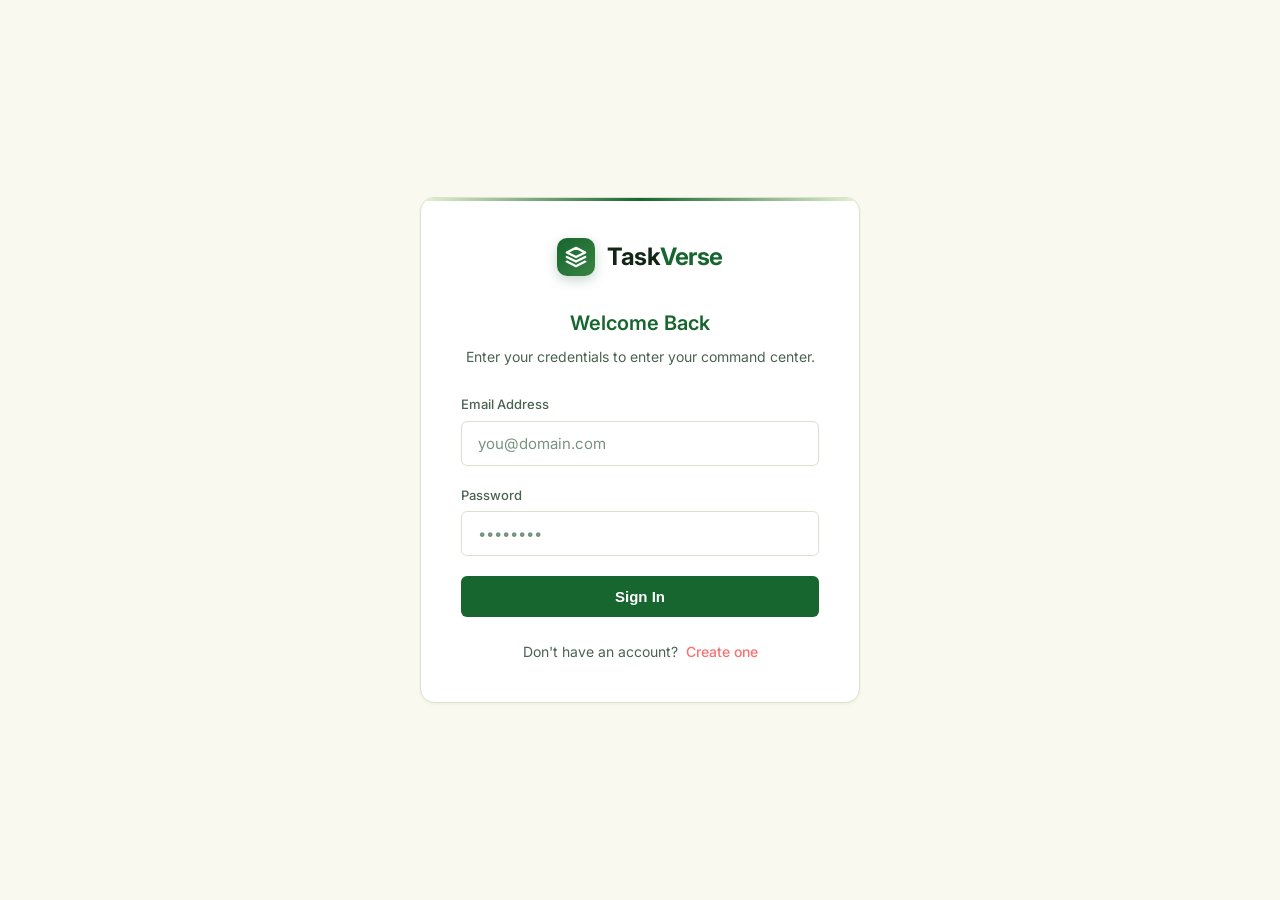
<file: TodoFrontend/index.html>
<!DOCTYPE html>
<html lang="en">
<head>
    <meta charset="UTF-8">
    <meta name="viewport" content="width=device-width, initial-scale=1.0">
    <meta http-equiv="refresh" content="0; url=login.html">
    <title>Redirecting to Todo App</title>
    <script>
        window.location.href = "login.html";
    </script>
</head>
<body>
    <p>Redirecting to <a href="login.html">Login Page</a>...</p>
</body>
</html>
</file>
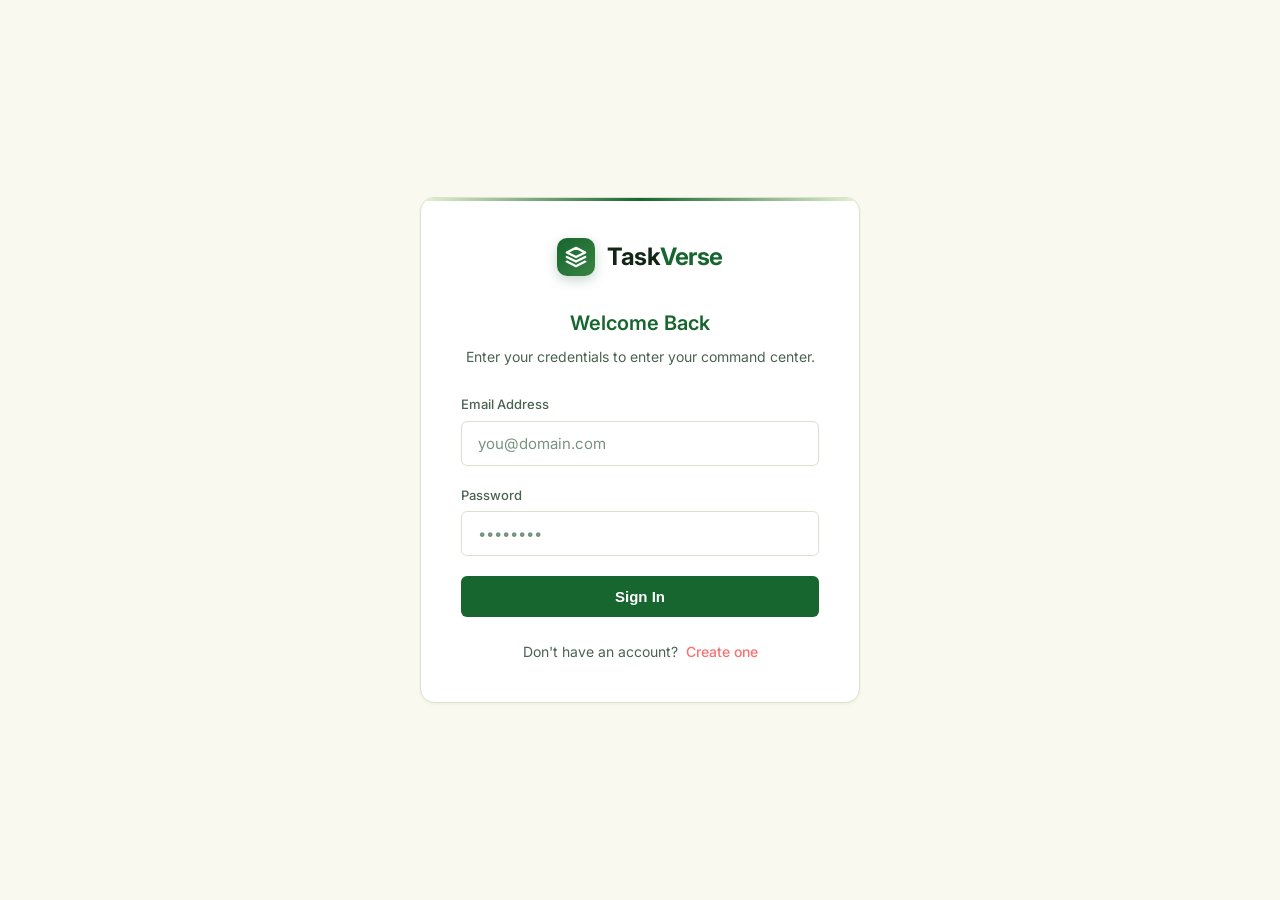
<file: TodoFrontend/login.html>
<!DOCTYPE html>
<html lang="en">
<head>
    <meta charset="UTF-8" />
    <meta name="viewport" content="width=device-width, initial-scale=1.0"/>
    <title>TaskVerse — Sign In</title>
    <link rel="stylesheet" href="style.css" />
    <link rel="preconnect" href="https://fonts.googleapis.com">
    <link rel="preconnect" href="https://fonts.gstatic.com" crossorigin>
    <link href="https://fonts.googleapis.com/css2?family=Inter:wght@400;500;600;700;800&display=swap" rel="stylesheet">
    <script>
        (function() {
            try {
                var email = localStorage.getItem("userEmail");
                var theme = null;
                if (email) {
                    var raw = localStorage.getItem("taskverse_prefs_" + email);
                    if (raw) {
                        var prefs = JSON.parse(raw);
                        if (prefs && prefs.theme) theme = prefs.theme;
                    }
                }
                if (!theme) {
                    var globalTheme = localStorage.getItem("taskverse_theme");
                    if (globalTheme) theme = globalTheme;
                }
                document.documentElement.setAttribute("data-theme", theme || "light");
            } catch (e) {
                document.documentElement.setAttribute("data-theme", "light");
            }
        })();
    </script>
</head>
<body class="auth-body">
    <div class="auth-wrapper">
        <div class="auth-brand">
            <div class="brand-icon">
                <svg width="22" height="22" viewBox="0 0 24 24" fill="none" stroke="currentColor" stroke-width="2.5" stroke-linecap="round" stroke-linejoin="round">
                    <path d="M12 2L2 7l10 5 10-5-10-5zM2 17l10 5 10-5M2 12l10 5 10-5"/>
                </svg>
            </div>
            <h1 class="brand-title">Task<span>Verse</span></h1>
        </div>

        <h2 class="auth-heading">Welcome Back</h2>
        <p class="auth-subtitle">Enter your credentials to enter your command center.</p>

        <form id="login-form" class="auth-form" onsubmit="event.preventDefault(); login();">
            <div class="form-field">
                <label for="email" class="form-label">Email Address</label>
                <input 
                    type="email" 
                    id="email" 
                    class="input-control" 
                    placeholder="you@domain.com" 
                    required 
                    autocomplete="email" 
                />
            </div>
            <div class="form-field">
                <label for="password" class="form-label">Password</label>
                <input 
                    type="password" 
                    id="password" 
                    class="input-control" 
                    placeholder="••••••••" 
                    required 
                    autocomplete="current-password" 
                />
            </div>
            <button type="submit" id="login-btn" class="btn-primary">
                Sign In
            </button>
        </form>

        <div class="auth-footer">
            Don't have an account? <a href="register.html">Create one</a>
        </div>
    </div>

    <!-- Toast Notifications -->
    <div id="toast-container" class="toast-container"></div>

    <script src="config.js"></script>
    <script src="script.js?v=2.2.1"></script>
</body>
</html>
</file>
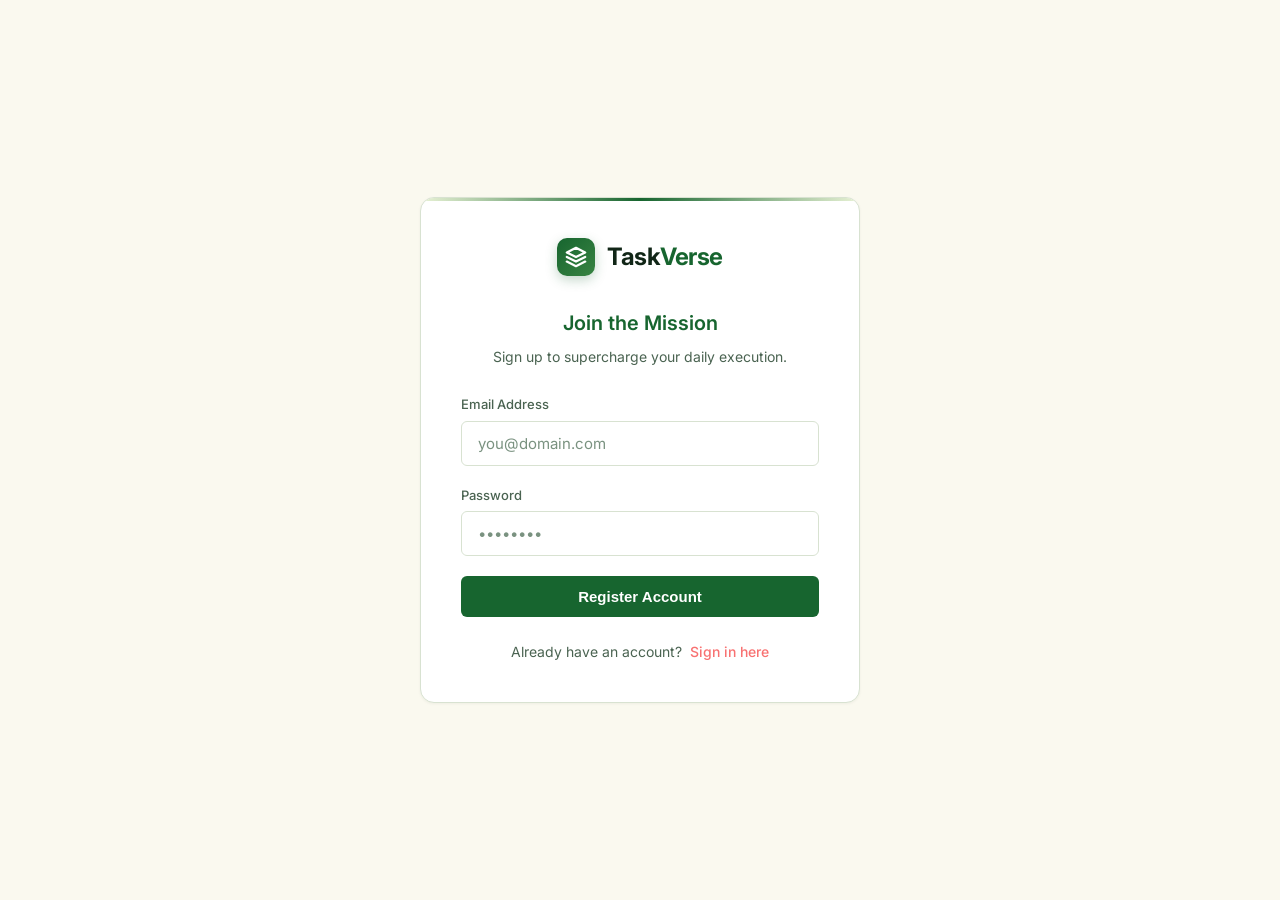
<file: TodoFrontend/register.html>
<!DOCTYPE html>
<html lang="en">
<head>
    <meta charset="UTF-8" />
    <meta name="viewport" content="width=device-width, initial-scale=1.0"/>
    <title>TaskVerse — Create Account</title>
    <link rel="stylesheet" href="style.css" />
    <link rel="preconnect" href="https://fonts.googleapis.com">
    <link rel="preconnect" href="https://fonts.gstatic.com" crossorigin>
    <link href="https://fonts.googleapis.com/css2?family=Inter:wght@400;500;600;700;800&display=swap" rel="stylesheet">
</head>
<body class="auth-body">
    <div class="auth-wrapper">
        <div class="auth-brand">
            <div class="brand-icon">
                <svg width="22" height="22" viewBox="0 0 24 24" fill="none" stroke="currentColor" stroke-width="2.5" stroke-linecap="round" stroke-linejoin="round">
                    <path d="M12 2L2 7l10 5 10-5-10-5zM2 17l10 5 10-5M2 12l10 5 10-5"/>
                </svg>
            </div>
            <h1 class="brand-title">Task<span>Verse</span></h1>
        </div>

        <h2 class="auth-heading">Join the Mission</h2>
        <p class="auth-subtitle">Sign up to supercharge your daily execution.</p>

        <form id="register-form" class="auth-form" onsubmit="event.preventDefault(); register();">
            <div class="form-field">
                <label for="email" class="form-label">Email Address</label>
                <input 
                    type="email" 
                    id="email" 
                    class="input-control" 
                    placeholder="you@domain.com" 
                    required 
                    autocomplete="email" 
                />
            </div>
            <div class="form-field">
                <label for="password" class="form-label">Password</label>
                <input 
                    type="password" 
                    id="password" 
                    class="input-control" 
                    placeholder="••••••••" 
                    required 
                    autocomplete="new-password" 
                />
            </div>
            <button type="submit" id="register-btn" class="btn-primary">
                Register Account
            </button>
        </form>

        <div class="auth-footer">
            Already have an account? <a href="login.html">Sign in here</a>
        </div>
    </div>

    <!-- Toast Notifications -->
    <div id="toast-container" class="toast-container"></div>

    <script src="config.js"></script>
    <script src="script.js?v=2.2.1"></script>
</body>
</html>
</file>
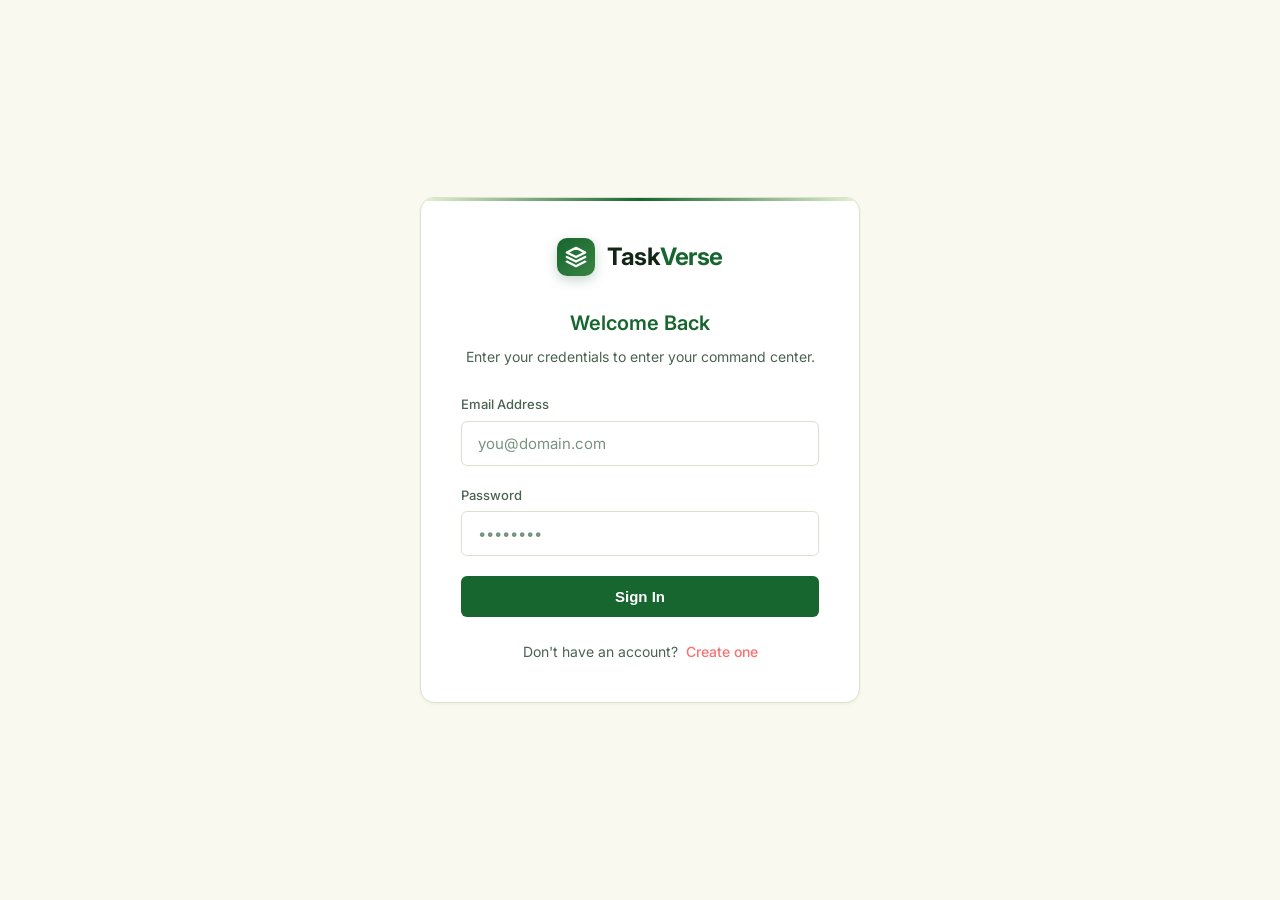
<file: TodoFrontend/todos.html>
<!DOCTYPE html>
<html lang="en">

<head>
    <meta charset="UTF-8" />
    <meta name="viewport" content="width=device-width, initial-scale=1.0" />
    <title>TaskVerse — Command Dashboard</title>
    <link rel="stylesheet" href="style.css" />
    <link rel="preconnect" href="https://fonts.googleapis.com">
    <link rel="preconnect" href="https://fonts.gstatic.com" crossorigin>
    <link href="https://fonts.googleapis.com/css2?family=Inter:wght@400;500;600;700;800&display=swap" rel="stylesheet">
    <script>
        (function() {
            try {
                var email = localStorage.getItem("userEmail");
                var theme = null;
                if (email) {
                    var raw = localStorage.getItem("taskverse_prefs_" + email);
                    if (raw) {
                        var prefs = JSON.parse(raw);
                        if (prefs && prefs.theme) theme = prefs.theme;
                    }
                }
                if (!theme) {
                    var globalTheme = localStorage.getItem("taskverse_theme");
                    if (globalTheme) theme = globalTheme;
                }
                // Light Mode is default for new and unconfigured users
                document.documentElement.setAttribute("data-theme", theme || "light");
            } catch (e) {
                document.documentElement.setAttribute("data-theme", "light");
            }
        })();
    </script>
</head>

<body>
    <!-- Confetti Canvas for 100% Kola Mass Achievement -->
    <canvas id="confetti-canvas"></canvas>

    <!-- Sidebar Backdrop for Mobile -->
    <div id="sidebar-backdrop" class="sidebar-backdrop" onclick="toggleMobileSidebar(false)"></div>

    <div class="app-layout">
        <!-- Sidebar Navigation -->
        <aside id="app-sidebar" class="app-sidebar">
            <div class="sidebar-header">
                <div class="brand-icon">
                    <svg width="20" height="20" viewBox="0 0 24 24" fill="none" stroke="currentColor" stroke-width="2.5" stroke-linecap="round" stroke-linejoin="round">
                        <path d="M12 2L2 7l10 5 10-5-10-5zM2 17l10 5 10-5M2 12l10 5 10-5"/>
                    </svg>
                </div>
                <h1 class="brand-title">Task<span>Verse</span></h1>
            </div>

            <nav class="sidebar-nav">
                <div class="nav-section-title">Navigation</div>
                <button class="nav-item" data-view="dashboard" onclick="switchView('dashboard')">
                    <svg viewBox="0 0 24 24" fill="none" stroke="currentColor" stroke-linecap="round" stroke-linejoin="round">
                        <rect x="3" y="3" width="7" height="9"/>
                        <rect x="14" y="3" width="7" height="5"/>
                        <rect x="14" y="12" width="7" height="9"/>
                        <rect x="3" y="16" width="7" height="5"/>
                    </svg>
                    <span>Dashboard</span>
                </button>
                <button class="nav-item" data-view="tasks" onclick="switchView('tasks', 'all')">
                    <svg viewBox="0 0 24 24" fill="none" stroke="currentColor" stroke-linecap="round" stroke-linejoin="round">
                        <path d="M9 11l3 3L22 4"/>
                        <path d="M21 12v7a2 2 0 0 1-2 2H5a2 2 0 0 1-2-2V5a2 2 0 0 1 2-2h11"/>
                    </svg>
                    <span>Habit Tracker</span>
                    <span id="nav-count-all" class="nav-badge">0</span>
                </button>
                <button class="nav-item" data-view="today" onclick="switchView('today')">
                    <svg viewBox="0 0 24 24" fill="none" stroke="currentColor" stroke-linecap="round" stroke-linejoin="round">
                        <circle cx="12" cy="12" r="5"/>
                        <path d="M12 1v2M12 21v2M4.22 4.22l1.42 1.42M18.36 18.36l1.42 1.42M1 12h2M21 12h2M4.22 19.78l1.42-1.42M18.36 5.64l1.42-1.42"/>
                    </svg>
                    <span>Today</span>
                    <span id="nav-count-today" class="nav-badge">0</span>
                </button>
                <button class="nav-item" data-view="categories" onclick="switchView('categories')">
                    <svg viewBox="0 0 24 24" fill="none" stroke="currentColor" stroke-linecap="round" stroke-linejoin="round">
                        <path d="M20.59 13.41l-7.17 7.17a2 2 0 0 1-2.83 0L2 12V2h10l8.59 8.59a2 2 0 0 1 0 2.82z"/>
                        <line x1="7" y1="7" x2="7.01" y2="7"/>
                    </svg>
                    <span>Categories</span>
                </button>
                <button class="nav-item" data-view="completed" onclick="switchView('completed')">
                    <svg viewBox="0 0 24 24" fill="none" stroke="currentColor" stroke-linecap="round" stroke-linejoin="round">
                        <path d="M22 11.08V12a10 10 0 1 1-5.93-9.14"/>
                        <polyline points="22 4 12 14.01 9 11.01"/>
                    </svg>
                    <span>Completed</span>
                </button>

                <div class="nav-section-title" style="margin-top: 1rem;">System</div>
                <button class="nav-item" data-view="settings" onclick="switchView('settings')">
                    <svg viewBox="0 0 24 24" fill="none" stroke="currentColor" stroke-linecap="round" stroke-linejoin="round">
                        <circle cx="12" cy="12" r="3"/>
                        <path d="M19.4 15a1.65 1.65 0 0 0 .33 1.82l.06.06a2 2 0 0 1 0 2.83 2 2 0 0 1-2.83 0l-.06-.06a1.65 1.65 0 0 0-1.82-.33 1.65 1.65 0 0 0-1 1.51V21a2 2 0 0 1-2 2 2 2 0 0 1-2-2v-.09A1.65 1.65 0 0 0 9 19.4a1.65 1.65 0 0 0-1.82.33l-.06.06a2 2 0 0 1-2.83 0 2 2 0 0 1 0-2.83l.06-.06a1.65 1.65 0 0 0 .33-1.82 1.65 1.65 0 0 0-1.51-1H3a2 2 0 0 1-2-2 2 2 0 0 1 2-2h.09A1.65 1.65 0 0 0 4.6 9a1.65 1.65 0 0 0-.33-1.82l-.06-.06a2 2 0 0 1 0-2.83 2 2 0 0 1 2.83 0l.06.06a1.65 1.65 0 0 0 1.82.33H9a1.65 1.65 0 0 0 1-1.51V3a2 2 0 0 1 2-2 2 2 0 0 1 2 2v.09a1.65 1.65 0 0 0 1 1.51 1.65 1.65 0 0 0 1.82-.33l.06-.06a2 2 0 0 1 2.83 0 2 2 0 0 1 0 2.83l-.06.06a1.65 1.65 0 0 0-.33 1.82V9a1.65 1.65 0 0 0 1.51 1H21a2 2 0 0 1 2 2 2 2 0 0 1-2 2h-.09a1.65 1.65 0 0 0-1.51 1z"/>
                    </svg>
                    <span>Settings</span>
                </button>
            </nav>

            <div class="sidebar-footer">
                <div class="user-profile-widget">
                    <div id="user-avatar" class="user-avatar">U</div>
                    <div class="user-details">
                        <div id="user-email" class="user-name">user@domain.com</div>
                        <div class="user-status">Online</div>
                    </div>
                    <button class="btn-logout" title="Logout" onclick="logout()">
                        <svg width="18" height="18" viewBox="0 0 24 24" fill="none" stroke="currentColor" stroke-width="2" stroke-linecap="round" stroke-linejoin="round">
                            <path d="M9 21H5a2 2 0 0 1-2-2V5a2 2 0 0 1 2-2h4"/>
                            <polyline points="16 17 21 12 16 7"/>
                            <line x1="21" y1="12" x2="9" y2="12"/>
                        </svg>
                    </button>
                </div>
            </div>
        </aside>

        <!-- Main Content Area -->
        <main class="app-main">
            <!-- Topbar Navigation -->
            <header class="app-topbar">
                <div class="topbar-left">
                    <button class="mobile-menu-btn" onclick="toggleMobileSidebar(true)" aria-label="Open navigation menu">
                        <svg width="20" height="20" viewBox="0 0 24 24" fill="none" stroke="currentColor" stroke-width="2" stroke-linecap="round" stroke-linejoin="round">
                            <line x1="3" y1="12" x2="21" y2="12"/>
                            <line x1="3" y1="6" x2="21" y2="6"/>
                            <line x1="3" y1="18" x2="21" y2="18"/>
                        </svg>
                    </button>
                    <div class="topbar-titles">
                        <h2 id="page-title" class="page-title">Dashboard</h2>
                        <p id="page-subtitle" class="page-subtitle">Command Center & Analytics</p>
                    </div>
                </div>

                <div class="topbar-center">
                    <div class="search-input-wrapper">
                        <svg class="search-icon" viewBox="0 0 24 24" fill="none" stroke="currentColor" stroke-width="2" stroke-linecap="round" stroke-linejoin="round">
                            <circle cx="11" cy="11" r="8"/>
                            <line x1="21" y1="21" x2="16.65" y2="16.65"/>
                        </svg>
                        <input 
                            type="text" 
                            id="global-search" 
                            class="search-input" 
                            placeholder="Search tasks, categories, descriptions... (Press '/' to focus)" 
                            oninput="handleSearch(this.value)"
                        />
                    </div>
                </div>

                <div class="topbar-right">
                    <!-- Notifications Button & Popover -->
                    <div style="position: relative;">
                        <button id="notification-btn" class="btn-icon" onclick="toggleNotificationPopover()" aria-label="Notifications">
                            <svg width="18" height="18" viewBox="0 0 24 24" fill="none" stroke="currentColor" stroke-width="2" stroke-linecap="round" stroke-linejoin="round">
                                <path d="M18 8A6 6 0 0 0 6 8c0 7-3 9-3 9h18s-3-2-3-9"/>
                                <path d="M13.73 21a2 2 0 0 1-3.46 0"/>
                            </svg>
                            <span id="notif-badge" class="notification-badge" style="display: none;"></span>
                        </button>
                        <div id="notification-popover" class="notification-popover">
                            <div class="notification-popover-header">
                                <span>Task Alerts</span>
                                <span id="notif-count-label" style="font-size: 0.75rem; color: var(--text-secondary);">0 Active</span>
                            </div>
                            <div id="notification-list" class="notification-list">
                                <p style="padding: 1.5rem; text-align: center; color: var(--text-muted); font-size: 0.8125rem;">No critical notifications.</p>
                            </div>
                        </div>
                    </div>

                    <!-- Create Task Trigger -->
                    <button class="btn-create-task" onclick="openCreateTaskModal()">
                        <svg width="16" height="16" viewBox="0 0 24 24" fill="none" stroke="currentColor" stroke-width="2.5" stroke-linecap="round" stroke-linejoin="round">
                            <line x1="12" y1="5" x2="12" y2="19"/>
                            <line x1="5" y1="12" x2="19" y2="12"/>
                        </svg>
                        <span>New Task</span>
                    </button>
                </div>
            </header>

            <!-- Content Body -->
            <div class="content-body">
                <!-- VIEW 1: DASHBOARD -->
                <section id="view-dashboard" class="view-section active">
                    <div class="dashboard-grid">
                        <!-- Top 4 Statistics Cards -->
                        <div class="stats-row">
                            <div class="stat-card">
                                <div class="stat-card-header">
                                    <span class="stat-label">Total Tasks</span>
                                    <div class="stat-icon-wrapper total">
                                        <svg width="18" height="18" viewBox="0 0 24 24" fill="none" stroke="currentColor" stroke-width="2" stroke-linecap="round" stroke-linejoin="round">
                                            <rect x="3" y="3" width="7" height="9"/>
                                            <rect x="14" y="3" width="7" height="5"/>
                                            <rect x="14" y="12" width="7" height="9"/>
                                            <rect x="3" y="16" width="7" height="5"/>
                                        </svg>
                                    </div>
                                </div>
                                <div id="stat-total-tasks" class="stat-value">0</div>
                                <div class="stat-footer">
                                    <span class="stat-badge" style="background: rgba(255,255,255,0.08); color: var(--text-secondary);">All Time</span>
                                    <span>In your system</span>
                                </div>
                            </div>

                            <div class="stat-card">
                                <div class="stat-card-header">
                                    <span class="stat-label">Completed</span>
                                    <div class="stat-icon-wrapper completed">
                                        <svg width="18" height="18" viewBox="0 0 24 24" fill="none" stroke="currentColor" stroke-width="2.5" stroke-linecap="round" stroke-linejoin="round">
                                            <polyline points="20 6 9 17 4 12"/>
                                        </svg>
                                    </div>
                                </div>
                                <div id="stat-completed-tasks" class="stat-value">0</div>
                                <div class="stat-footer">
                                    <span id="stat-completed-pct" class="stat-badge" style="background: var(--success-green-subtle); color: var(--success-green);">0%</span>
                                    <span>Success rate</span>
                                </div>
                            </div>

                            <div class="stat-card">
                                <div class="stat-card-header">
                                    <span class="stat-label">Pending</span>
                                    <div class="stat-icon-wrapper pending">
                                        <svg width="18" height="18" viewBox="0 0 24 24" fill="none" stroke="currentColor" stroke-width="2" stroke-linecap="round" stroke-linejoin="round">
                                            <circle cx="12" cy="12" r="10"/>
                                            <polyline points="12 6 12 12 16 14"/>
                                        </svg>
                                    </div>
                                </div>
                                <div id="stat-pending-tasks" class="stat-value">0</div>
                                <div class="stat-footer">
                                    <span class="stat-badge" style="background: var(--warning-amber-subtle); color: var(--warning-amber);">Active</span>
                                    <span>To be executed</span>
                                </div>
                            </div>

                            <div class="stat-card">
                                <div class="stat-card-header">
                                    <span class="stat-label">Overdue</span>
                                    <div class="stat-icon-wrapper overdue">
                                        <svg width="18" height="18" viewBox="0 0 24 24" fill="none" stroke="currentColor" stroke-width="2" stroke-linecap="round" stroke-linejoin="round">
                                            <path d="M10.29 3.86L1.82 18a2 2 0 0 0 1.71 3h16.94a2 2 0 0 0 1.71-3L13.71 3.86a2 2 0 0 0-3.42 0z"/>
                                            <line x1="12" y1="9" x2="12" y2="13"/>
                                            <line x1="12" y1="17" x2="12.01" y2="17"/>
                                        </svg>
                                    </div>
                                </div>
                                <div id="stat-overdue-tasks" class="stat-value">0</div>
                                <div class="stat-footer">
                                    <span class="stat-badge" style="background: var(--accent-crimson-subtle); color: #f87171;">Urgent</span>
                                    <span>Past deadline</span>
                                </div>
                            </div>
                        </div>

                        <!-- Overall Progress Bar Card -->
                        <div class="overall-progress-card">
                            <div class="progress-header">
                                <span class="progress-title">Overall Task Completion Progress</span>
                                <span id="overall-progress-pct" class="progress-percent">0% Completed</span>
                            </div>
                            <div class="progress-bar-bg">
                                <div id="overall-progress-bar" class="progress-bar-fill" style="width: 0%;"></div>
                            </div>
                        </div>

                        <!-- SIGNATURE DUAL ROW: Daily Mass Meter & Streaks -->
                        <div class="dashboard-middle-row">
                            <!-- Signature Tamil Achievement Card -->
                            <div id="achievement-card" class="achievement-card status-empty">
                                <div class="achievement-top">
                                    <div id="achievement-badge" class="achievement-badge">
                                        <span id="achievement-icon">⚡</span>
                                        <span id="achievement-badge-text">Daily Mass Meter</span>
                                    </div>
                                    <div id="achievement-date" class="achievement-date">Today</div>
                                </div>

                                <!-- Dynamic Achievement Media Section (Quote Card / Video Player) -->
                                <div id="achievement-media-stage" class="achievement-media-stage">
                                    <!-- Motivational Quote Card with Dark Overlay & Background Image -->
                                    <div id="achievement-quote-card" class="achievement-quote-card" role="region" aria-label="Motivational Quote Card">
                                        <div class="quote-card-overlay"></div>
                                        <div class="quote-card-content">
                                            <div class="quote-icon" aria-hidden="true">
                                                <svg width="24" height="24" viewBox="0 0 24 24" fill="currentColor">
                                                    <path d="M14.017 21v-7.391c0-5.704 3.731-9.57 8.983-10.609l.995 2.151c-2.432.917-3.995 3.638-3.995 5.849h4v10h-9.983zm-14.017 0v-7.391c0-5.704 3.748-9.57 9-10.609l.996 2.151c-2.433.917-3.996 3.638-3.996 5.849h3.983v10h-9.983z"/>
                                                </svg>
                                            </div>
                                            <blockquote id="achievement-quote-text" class="quote-text">
                                                “Stop planning. Start executing.”
                                            </blockquote>
                                            <div id="achievement-limit-notice" class="achievement-limit-notice" style="display: none;" role="status">Today's two video starts have been used.</div>
                                            <button type="button" id="btn-achievement-play" class="btn-achievement-play" style="display: none;" aria-label="Play Achievement Video">
                                                <svg width="16" height="16" viewBox="0 0 24 24" fill="currentColor">
                                                    <polygon points="5 3 19 12 5 21 5 3"/>
                                                </svg>
                                                <span id="btn-achievement-play-label">Play Video</span>
                                            </button>
                                        </div>
                                    </div>

                                    <!-- Achievement Video Player Wrapper -->
                                    <div id="achievement-video-wrap" class="achievement-video-wrap" style="display: none;" role="region" aria-label="Achievement Video Player">
                                        <video id="achievement-video" class="achievement-video" autoplay muted playsinline loop preload="auto">
                                            Your browser does not support HTML5 video.
                                        </video>
                                        <div id="video-autoplay-fallback" class="video-autoplay-fallback" style="display: none;">
                                            <button type="button" id="btn-video-fallback-play" class="btn-video-fallback-play" aria-label="Start Video Playback">
                                                <svg width="22" height="22" viewBox="0 0 24 24" fill="currentColor">
                                                    <polygon points="5 3 19 12 5 21 5 3"/>
                                                </svg>
                                                <span>Click to Play Video</span>
                                            </button>
                                        </div>
                                    </div>
                                </div>

                                <div class="achievement-body">
                                    <h3 id="achievement-title" class="achievement-title">Innaiku plan pannala machi 😎</h3>
                                    <p id="achievement-sub" class="achievement-sub">No tasks scheduled for today. Add a mission to start your daily mass!</p>
                                </div>
                                <div class="achievement-progress-wrap">
                                    <div class="achievement-meter-info">
                                        <span>Today's Execution</span>
                                        <span id="achievement-ratio">0/0 Tasks</span>
                                    </div>
                                    <div class="achievement-meter-bar">
                                        <div id="achievement-meter-fill" class="achievement-meter-fill" style="width: 0%; background-color: var(--accent-crimson);"></div>
                                    </div>
                                </div>
                            </div>

                            <!-- Streaks & Productivity History -->
                            <div class="streaks-card">
                                <div class="streaks-header">
                                    <div class="card-title-group">
                                        <svg width="20" height="20" viewBox="0 0 24 24" fill="none" stroke="#f59e0b" stroke-width="2" stroke-linecap="round" stroke-linejoin="round">
                                            <polygon points="13 2 3 14 12 14 11 22 21 10 12 10 13 2"/>
                                        </svg>
                                        <span class="card-main-title">Streaks & Milestones</span>
                                    </div>
                                </div>

                                <div class="streak-metrics-grid">
                                    <div class="streak-metric">
                                        <span id="streak-current" class="streak-metric-val highlight">0</span>
                                        <span class="streak-metric-lbl">Current Streak</span>
                                    </div>
                                    <div class="streak-metric">
                                        <span id="streak-best" class="streak-metric-val">0</span>
                                        <span class="streak-metric-lbl">Best Streak</span>
                                    </div>
                                    <div class="streak-metric">
                                        <span id="streak-weekly-rate" class="streak-metric-val">0%</span>
                                        <span class="streak-metric-lbl">Weekly Rate</span>
                                    </div>
                                </div>

                                <div class="milestones-box">
                                    <div class="milestone-item">
                                        <div class="milestone-name">
                                            <span>🏆</span>
                                            <span>HAT-TRICK HERO</span>
                                        </div>
                                        <span id="milestone-3-status" class="milestone-status locked">3 Days Streak</span>
                                    </div>
                                    <div class="milestone-item">
                                        <div class="milestone-name">
                                            <span>🔥</span>
                                            <span>BOX OFFICE BLOCKBUSTER</span>
                                        </div>
                                        <span id="milestone-7-status" class="milestone-status locked">7 Days Streak</span>
                                    </div>
                                </div>

                                <!-- 7-Day Heatmap -->
                                <div>
                                    <div style="font-size: 0.75rem; color: var(--text-secondary); margin-bottom: 0.3rem;">Recent 7-Day Activity</div>
                                    <div id="heatmap-row" class="heatmap-row">
                                        <!-- Dynamically generated 7 cells -->
                                    </div>
                                </div>
                            </div>
                        </div>


                    </div>
                </section>

                <!-- VIEW 2: HABIT TRACKER & MY TASKS (Spreadsheet-Style Grid & Cards) -->
                <section id="view-tasks" class="view-section">
                    <div class="tasks-control-bar">
                        <!-- Filters, View Mode Toggle, and Sort Row -->
                        <div class="filters-row">
                            <div class="filter-pills">
                                <button class="filter-pill active" data-filter="all" onclick="applyTaskFilter('all')">All Habits</button>
                                <button class="filter-pill" data-filter="today" onclick="applyTaskFilter('today')">Today</button>
                                <button class="filter-pill" data-filter="upcoming" onclick="applyTaskFilter('upcoming')">Upcoming</button>
                                <button class="filter-pill" data-filter="pending" onclick="applyTaskFilter('pending')">Pending</button>
                                <button class="filter-pill" data-filter="completed" onclick="applyTaskFilter('completed')">Completed</button>
                                <button class="filter-pill crimson" data-filter="overdue" onclick="applyTaskFilter('overdue')">Overdue</button>
                                <button class="filter-pill" data-filter="high" onclick="applyTaskFilter('high')">High Priority</button>
                            </div>

                            <div class="view-and-sort-group">
                                <!-- View Switcher: Spreadsheet Grid vs Cards -->
                                <div class="view-mode-toggle" role="group" aria-label="Layout View Switcher">
                                    <button type="button" id="btn-view-spreadsheet" class="btn-mode-toggle active" onclick="setHabitTrackerViewMode('spreadsheet')" title="Spreadsheet Habit Tracker View">
                                        <svg width="15" height="15" viewBox="0 0 24 24" fill="none" stroke="currentColor" stroke-width="2" stroke-linecap="round" stroke-linejoin="round">
                                            <rect x="3" y="3" width="18" height="18" rx="2" ry="2"/>
                                            <line x1="3" y1="9" x2="21" y2="9"/>
                                            <line x1="3" y1="15" x2="21" y2="15"/>
                                            <line x1="9" y1="3" x2="9" y2="21"/>
                                            <line x1="15" y1="3" x2="15" y2="21"/>
                                        </svg>
                                        <span>Spreadsheet</span>
                                    </button>
                                    <button type="button" id="btn-view-cards" class="btn-mode-toggle" onclick="setHabitTrackerViewMode('cards')" title="Card Grid View">
                                        <svg width="15" height="15" viewBox="0 0 24 24" fill="none" stroke="currentColor" stroke-width="2" stroke-linecap="round" stroke-linejoin="round">
                                            <rect x="3" y="3" width="7" height="7"/>
                                            <rect x="14" y="3" width="7" height="7"/>
                                            <rect x="14" y="14" width="7" height="7"/>
                                            <rect x="3" y="14" width="7" height="7"/>
                                        </svg>
                                        <span>Cards</span>
                                    </button>
                                </div>

                                <div class="sort-group">
                                    <span class="sort-label">Sort:</span>
                                    <select id="task-sort-select" class="select-control" onchange="applyTaskSort(this.value)">
                                        <option value="dueDate">Due Date</option>
                                        <option value="priority">Priority</option>
                                        <option value="newest">Recently Created</option>
                                        <option value="title">Alphabetical (A-Z)</option>
                                    </select>
                                </div>
                            </div>
                        </div>

                        <!-- Category Filter Pills Bar -->
                        <div id="category-pills-bar" class="category-pills-bar">
                            <!-- Category Pills rendered dynamically -->
                        </div>
                    </div>

                    <!-- HABIT TRACKER SPREADSHEET (Reference Design Inspired) -->
                    <div id="habit-tracker-container" class="habit-tracker-container">
                        <!-- Spreadsheet Controls & Stats Sub-Bar -->
                        <div class="ht-controls-bar">
                            <div class="ht-period-nav">
                                <button type="button" class="btn-icon" onclick="navigateHabitTrackerMonth(-1)" aria-label="Previous Month">
                                    <svg width="16" height="16" viewBox="0 0 24 24" fill="none" stroke="currentColor" stroke-width="2" stroke-linecap="round" stroke-linejoin="round">
                                        <polyline points="15 18 9 12 15 6"/>
                                    </svg>
                                </button>
                                <div id="ht-period-label" class="ht-period-label">November 2026</div>
                                <button type="button" class="btn-icon" onclick="navigateHabitTrackerMonth(1)" aria-label="Next Month">
                                    <svg width="16" height="16" viewBox="0 0 24 24" fill="none" stroke="currentColor" stroke-width="2" stroke-linecap="round" stroke-linejoin="round">
                                        <polyline points="9 18 15 12 9 6"/>
                                    </svg>
                                </button>
                                <button type="button" class="btn-secondary btn-sm" onclick="resetHabitTrackerToCurrentMonth()">Today</button>
                            </div>

                            <div class="ht-metrics-summary">
                                <div class="ht-metric-pill" title="Total active habits in current filter">
                                    <span class="ht-metric-lbl">Habits:</span>
                                    <span id="ht-metric-count" class="ht-metric-val">0</span>
                                </div>
                                <div class="ht-metric-pill" title="Today's completed habits count">
                                    <span class="ht-metric-lbl">Today's Done:</span>
                                    <span id="ht-metric-today" class="ht-metric-val">0/0</span>
                                </div>
                                <div class="ht-metric-pill" title="Month completion consistency rate">
                                    <span class="ht-metric-lbl">Month Consistency:</span>
                                    <span id="ht-metric-consistency" class="ht-metric-val">0%</span>
                                </div>
                            </div>

                            <div class="ht-actions-group">
                                <button type="button" class="btn-secondary btn-sm" onclick="loadStarterHabitTemplates()" title="Add reference starter habits (Wake up at 6AM, Drink 3L Water, Gym, etc.)">
                                    ⚡ Starter Habits
                                </button>
                                <button type="button" class="btn-primary btn-sm" onclick="openCreateTaskModal()">
                                    + Add Habit
                                </button>
                            </div>
                        </div>

                        <!-- Spreadsheet Scroll Container -->
                        <div class="ht-table-scroll-wrap">
                            <table id="habit-tracker-table" class="ht-table">
                                <thead id="ht-table-thead">
                                    <!-- Dynamic Grouped Week & Day Headers -->
                                </thead>
                                <tbody id="ht-table-tbody">
                                    <!-- Dynamic Habit Rows with Checkboxes -->
                                </tbody>
                                <tfoot id="ht-table-tfoot">
                                    <!-- Dynamic Daily Completion Summary Row -->
                                </tfoot>
                            </table>
                        </div>
                    </div>

                    <!-- Tasks List Container (Classic Card View, preserved 100%) -->
                    <div id="todo-list" class="task-cards-container" style="display: none;">
                        <!-- Rendered task cards -->
                    </div>

                    <!-- Empty State -->
                    <div id="empty-message" class="empty-state" style="display: none;">
                        <svg class="empty-state-icon" viewBox="0 0 24 24" fill="none" stroke="currentColor" stroke-width="1.5" stroke-linecap="round" stroke-linejoin="round">
                            <circle cx="12" cy="12" r="10"/>
                            <line x1="12" y1="8" x2="12" y2="12"/>
                            <line x1="12" y1="16" x2="12.01" y2="16"/>
                        </svg>
                        <h4 id="empty-state-title" class="empty-state-title">No Habits Found</h4>
                        <p id="empty-state-desc" class="empty-state-desc">There are no habits matching your current filter. Create a habit or load starter habits to begin tracking.</p>
                        <div style="display: flex; gap: 0.75rem; margin-top: 0.5rem;">
                            <button type="button" class="btn-secondary" onclick="loadStarterHabitTemplates()">⚡ Load Starter Habits</button>
                            <button type="button" class="btn-primary" onclick="openCreateTaskModal()">+ Create Habit</button>
                        </div>
                    </div>
                </section>

                <!-- VIEW 4: CATEGORIES -->
                <section id="view-categories" class="view-section">
                    <div style="display: flex; justify-content: space-between; align-items: center; margin-bottom: 1.5rem;">
                        <div>
                            <h3 style="font-size: 1.25rem; font-weight: 700;">Task Categories</h3>
                            <p style="font-size: 0.8125rem; color: var(--text-secondary);">Organize and filter your missions by domain</p>
                        </div>
                        <button class="btn-primary" onclick="openCreateCategoryModal()">
                            + New Category
                        </button>
                    </div>

                    <div id="categories-grid" class="categories-grid">
                        <!-- Category Cards rendered dynamically -->
                    </div>
                </section>

                <!-- VIEW 5: SETTINGS -->
                <section id="view-settings" class="view-section">
                    <div class="settings-container">
                        <!-- 1. User Account -->
                        <div class="settings-card">
                            <h4 class="settings-section-title">User Account</h4>
                            <div class="settings-row">
                                <div class="settings-row-info">
                                    <span class="settings-row-label">Authenticated User</span>
                                    <span id="settings-user-email" class="settings-row-desc">Loading...</span>
                                </div>
                                <button class="btn-secondary" onclick="logout()">Sign Out</button>
                            </div>
                        </div>

                        <!-- 2. Backend Connection -->
                        <div class="settings-card">
                            <h4 class="settings-section-title">Backend Connection</h4>
                            <div class="settings-row">
                                <div class="settings-row-info">
                                    <span class="settings-row-label">Connected API</span>
                                    <span id="settings-server-url" class="settings-row-desc">Loading...</span>
                                </div>
                                <span class="badge" id="settings-server-env-badge" style="background: rgba(255,255,255,0.08); color: var(--text-secondary); font-size: 0.75rem;">Automatic</span>
                            </div>
                        </div>

                        <!-- 3. Appearance (Theme Selector) -->
                        <div class="settings-card">
                            <h4 class="settings-section-title">Appearance</h4>
                            <div class="settings-row">
                                <div class="settings-row-info">
                                    <span class="settings-row-label">Theme Mode</span>
                                    <span class="settings-row-desc">Choose between Light and Dark interface appearance</span>
                                </div>
                                <div class="theme-segmented-group" role="group" aria-label="Theme Selection">
                                    <button type="button" id="theme-btn-light" class="theme-segmented-btn" onclick="setUserTheme('light')" aria-pressed="false">
                                        <svg viewBox="0 0 24 24" fill="none" stroke="currentColor" stroke-width="2" stroke-linecap="round" stroke-linejoin="round">
                                            <circle cx="12" cy="12" r="5"/>
                                            <line x1="12" y1="1" x2="12" y2="3"/>
                                            <line x1="12" y1="21" x2="12" y2="23"/>
                                            <line x1="4.22" y1="4.22" x2="5.64" y2="5.64"/>
                                            <line x1="18.36" y1="18.36" x2="19.78" y2="19.78"/>
                                            <line x1="1" y1="12" x2="3" y2="12"/>
                                            <line x1="21" y1="12" x2="23" y2="12"/>
                                            <line x1="4.22" y1="19.78" x2="5.64" y2="18.36"/>
                                            <line x1="18.36" y1="5.64" x2="19.78" y2="4.22"/>
                                        </svg>
                                        <span>Light Mode</span>
                                    </button>
                                    <button type="button" id="theme-btn-dark" class="theme-segmented-btn" onclick="setUserTheme('dark')" aria-pressed="false">
                                        <svg viewBox="0 0 24 24" fill="none" stroke="currentColor" stroke-width="2" stroke-linecap="round" stroke-linejoin="round">
                                            <path d="M21 12.79A9 9 0 1 1 11.21 3 7 7 0 0 0 21 12.79z"/>
                                        </svg>
                                        <span>Dark Mode</span>
                                    </button>
                                </div>
                            </div>
                        </div>

                        <!-- 4. Experience & Audio -->
                        <div class="settings-card">
                            <h4 class="settings-section-title">Experience & Audio</h4>
                            <div class="settings-row">
                                <div class="settings-row-info">
                                    <span class="settings-row-label">Achievement Chime</span>
                                    <span class="settings-row-desc">Play subtle audio celebration when reaching 100% daily mass</span>
                                </div>
                                <label class="switch-label">
                                    <input type="checkbox" id="settings-sound-toggle" onchange="toggleSoundSetting(this.checked)">
                                    <span class="switch-slider"></span>
                                </label>
                            </div>
                            <div class="settings-row">
                                <div class="settings-row-info">
                                    <span class="settings-row-label">Browser Notifications</span>
                                    <span class="settings-row-desc">Request notification permission for due & overdue task alerts</span>
                                </div>
                                <button id="btn-request-notifications" class="btn-secondary" onclick="requestBrowserNotifications()">
                                    Enable Notifications
                                </button>
                            </div>
                        </div>

                        <!-- 5. Productivity Data -->
                        <div class="settings-card">
                            <h4 class="settings-section-title">Productivity Data</h4>
                            <div class="settings-row">
                                <div class="settings-row-info">
                                    <span class="settings-row-label">Reset Streak & History</span>
                                    <span class="settings-row-desc">Clear local streak counter and achievement cache</span>
                                </div>
                                <button class="btn-secondary" style="color: #f87171;" onclick="confirmResetStreak()">
                                    Reset Streak
                                </button>
                            </div>
                        </div>

                        <!-- 6. Account Management -->
                        <div class="settings-card settings-card-danger">
                            <h4 class="settings-section-title" style="color: #ef4444;">Account Management</h4>
                            <div class="settings-row">
                                <div class="settings-row-info">
                                    <span class="settings-row-label">Delete Account</span>
                                    <span class="settings-row-desc">Permanently remove your account and all associated tasks and habits</span>
                                </div>
                                <button id="btn-open-delete-account" class="btn-danger-outline" onclick="openDeleteAccountModal()">
                                    Delete Account
                                </button>
                            </div>
                        </div>
                    </div>
                </section>
            </div>
        </main>
    </div>

    <!-- CREATE & EDIT TASK MODAL -->
    <div id="task-modal" class="modal-backdrop">
        <div class="modal-dialog">
            <div class="modal-header">
                <h3 id="task-modal-title" class="modal-title">Create New Mission</h3>
                <button class="btn-close-modal" onclick="closeTaskModal()" aria-label="Close dialog">
                    <svg width="20" height="20" viewBox="0 0 24 24" fill="none" stroke="currentColor" stroke-width="2" stroke-linecap="round" stroke-linejoin="round">
                        <line x1="18" y1="6" x2="6" y2="18"/>
                        <line x1="6" y1="6" x2="18" y2="18"/>
                    </svg>
                </button>
            </div>
            <form id="task-modal-form" onsubmit="event.preventDefault(); submitTaskModal();">
                <div class="modal-body">
                    <input type="hidden" id="modal-task-id" value="">
                    
                    <div class="form-field">
                        <label for="modal-task-title" class="form-label">Task Title <span style="color: #f87171;">*</span></label>
                        <input 
                            type="text" 
                            id="modal-task-title" 
                            class="input-control" 
                            placeholder="What needs to be accomplished?" 
                            required 
                        />
                        <div id="modal-title-error" class="field-error-msg" style="display: none;"></div>
                    </div>

                    <div class="form-field">
                        <label for="modal-task-desc" class="form-label">Description (Optional)</label>
                        <textarea 
                            id="modal-task-desc" 
                            class="input-control" 
                            rows="3" 
                            placeholder="Add details, notes, or execution steps..."
                            style="resize: vertical;"
                        ></textarea>
                    </div>

                    <div style="display: grid; grid-template-columns: 1fr 1fr 1fr; gap: 0.75rem;">
                        <div class="form-field">
                            <label for="modal-task-due" class="form-label">Date</label>
                            <input 
                                type="date" 
                                id="modal-task-due" 
                                class="input-control" 
                            />
                        </div>

                        <div class="form-field">
                            <label for="modal-task-category" class="form-label">Category</label>
                            <select id="modal-task-category" class="input-control select-control" style="padding: 0.75rem 0.5rem;">
                                <option value="Work">Work</option>
                                <option value="Personal">Personal</option>
                                <option value="Learning">Learning</option>
                                <option value="Shopping">Shopping</option>
                                <option value="Other">Other</option>
                            </select>
                        </div>

                        <div class="form-field">
                            <label for="modal-task-goal" class="form-label">Goal (Days)</label>
                            <input 
                                type="number" 
                                id="modal-task-goal" 
                                class="input-control" 
                                min="1" 
                                max="365" 
                                value="30" 
                                placeholder="30" 
                            />
                        </div>
                    </div>

                    <!-- RECURRENCE / REPEAT CONTROLS -->
                    <div class="form-field">
                        <label for="modal-task-repeat" class="form-label">Repeat</label>
                        <select id="modal-task-repeat" class="input-control select-control" style="padding: 0.75rem 1rem;" onchange="handleRecurrenceChange(this.value)">
                            <option value="none">Does not repeat</option>
                            <option value="daily">Every day</option>
                            <option value="weekday">Every weekday (Monday–Friday)</option>
                            <option value="weekly">Every week</option>
                            <option value="monthly">Every month</option>
                            <option value="custom_days">Custom days of the week</option>
                        </select>
                    </div>

                    <!-- CUSTOM DAYS SELECTOR (for custom_days) -->
                    <div id="modal-custom-days-wrapper" class="form-field" style="display: none;">
                        <label class="form-label">Select Days of the Week</label>
                        <div class="custom-days-group">
                            <button type="button" class="btn-day-toggle" data-day="0" onclick="toggleCustomDay(0)">Sun</button>
                            <button type="button" class="btn-day-toggle active" data-day="1" onclick="toggleCustomDay(1)">Mon</button>
                            <button type="button" class="btn-day-toggle active" data-day="2" onclick="toggleCustomDay(2)">Tue</button>
                            <button type="button" class="btn-day-toggle active" data-day="3" onclick="toggleCustomDay(3)">Wed</button>
                            <button type="button" class="btn-day-toggle active" data-day="4" onclick="toggleCustomDay(4)">Thu</button>
                            <button type="button" class="btn-day-toggle active" data-day="5" onclick="toggleCustomDay(5)">Fri</button>
                            <button type="button" class="btn-day-toggle" data-day="6" onclick="toggleCustomDay(6)">Sat</button>
                        </div>
                    </div>

                    <!-- END CONDITION WRAPPER -->
                    <div id="modal-repeat-end-wrapper" class="form-field" style="display: none; background: rgba(255,255,255,0.02); padding: 0.85rem; border-radius: var(--radius-sm); border: 1px solid var(--border-color);">
                        <label class="form-label" style="margin-bottom: 0.5rem; font-weight: 600;">End Condition</label>
                        <div style="display: flex; flex-direction: column; gap: 0.65rem;">
                            <label class="radio-label">
                                <input type="radio" name="modal-repeat-end" value="never" checked onchange="handleEndConditionChange('never')">
                                <span>Never (Ongoing repeat)</span>
                            </label>
                            <div style="display: flex; align-items: center; gap: 0.5rem;">
                                <label class="radio-label" style="min-width: 140px;">
                                    <input type="radio" name="modal-repeat-end" value="date" onchange="handleEndConditionChange('date')">
                                    <span>On specific date:</span>
                                </label>
                                <input type="date" id="modal-repeat-end-date" class="input-control" style="padding: 0.4rem 0.6rem; font-size: 0.8125rem;" disabled>
                            </div>
                            <div style="display: flex; align-items: center; gap: 0.5rem;">
                                <label class="radio-label" style="min-width: 140px;">
                                    <input type="radio" name="modal-repeat-end" value="count" onchange="handleEndConditionChange('count')">
                                    <span>After occurrences:</span>
                                </label>
                                <input type="number" id="modal-repeat-end-count" class="input-control" style="width: 80px; padding: 0.4rem 0.6rem; font-size: 0.8125rem;" min="1" max="365" value="10" disabled>
                            </div>
                        </div>
                    </div>

                    <!-- RECURRING TASK EDIT SCOPE (Visible only when editing an existing recurring task) -->
                    <div id="modal-recurring-edit-options" class="form-field" style="display: none; background: rgba(245, 158, 11, 0.08); padding: 0.75rem; border-radius: var(--radius-sm); border: 1px solid rgba(245, 158, 11, 0.3);">
                        <label class="form-label" style="color: #fde68a; font-weight: 600;">Apply Changes To:</label>
                        <div style="display: flex; gap: 1rem; margin-top: 0.25rem;">
                            <label class="radio-label">
                                <input type="radio" name="modal-recurring-scope" value="single" checked>
                                <span>Only this occurrence</span>
                            </label>
                            <label class="radio-label">
                                <input type="radio" name="modal-recurring-scope" value="series">
                                <span>Entire recurring series</span>
                            </label>
                        </div>
                    </div>

                    <div class="form-field">
                        <label class="form-label">Priority Level</label>
                        <div class="priority-toggle-group">
                            <button type="button" class="priority-toggle-btn" data-priority="Low" onclick="selectModalPriority('Low')">
                                Low
                            </button>
                            <button type="button" class="priority-toggle-btn selected" data-priority="Medium" onclick="selectModalPriority('Medium')">
                                Medium
                            </button>
                            <button type="button" class="priority-toggle-btn" data-priority="High" onclick="selectModalPriority('High')">
                                High
                            </button>
                        </div>
                        <input type="hidden" id="modal-task-priority" value="Medium">
                    </div>
                </div>

                <div class="modal-footer">
                    <button type="button" class="btn-secondary" onclick="closeTaskModal()">Cancel</button>
                    <button type="submit" id="modal-task-save-btn" class="btn-primary">Save Mission</button>
                </div>
            </form>
        </div>
    </div>

    <!-- CUSTOM CATEGORY MODAL -->
    <div id="category-modal" class="modal-backdrop">
        <div class="modal-dialog" style="max-width: 420px;">
            <div class="modal-header">
                <h3 id="category-modal-title" class="modal-title">New Category</h3>
                <button class="btn-close-modal" onclick="closeCategoryModal()" aria-label="Close dialog">
                    <svg width="20" height="20" viewBox="0 0 24 24" fill="none" stroke="currentColor" stroke-width="2" stroke-linecap="round" stroke-linejoin="round">
                        <line x1="18" y1="6" x2="6" y2="18"/>
                        <line x1="6" y1="6" x2="18" y2="18"/>
                    </svg>
                </button>
            </div>
            <form id="category-modal-form" onsubmit="event.preventDefault(); submitCategoryModal();">
                <div class="modal-body">
                    <input type="hidden" id="modal-cat-original-name" value="">
                    <div class="form-field">
                        <label for="modal-cat-name" class="form-label">Category Name <span style="color: #f87171;">*</span></label>
                        <input type="text" id="modal-cat-name" class="input-control" placeholder="e.g. Health, Finance, Side Hustle" required />
                    </div>
                </div>
                <div class="modal-footer">
                    <button type="button" class="btn-secondary" onclick="closeCategoryModal()">Cancel</button>
                    <button type="submit" class="btn-primary">Save Category</button>
                </div>
            </form>
        </div>
    </div>

    <!-- RECURRING SERIES ACTION DIALOG -->
    <div id="series-modal" class="modal-backdrop">
        <div class="modal-dialog" style="max-width: 440px;">
            <div class="modal-header">
                <h3 id="series-modal-title" class="modal-title">Recurring Mission Action</h3>
                <button class="btn-close-modal" onclick="closeSeriesModal()" aria-label="Close dialog">
                    <svg width="20" height="20" viewBox="0 0 24 24" fill="none" stroke="currentColor" stroke-width="2" stroke-linecap="round" stroke-linejoin="round">
                        <line x1="18" y1="6" x2="6" y2="18"/>
                        <line x1="6" y1="6" x2="18" y2="18"/>
                    </svg>
                </button>
            </div>
            <div class="modal-body">
                <p id="series-modal-msg" style="font-size: 0.875rem; color: var(--text-secondary); line-height: 1.5;">This mission is part of a recurring series.</p>
                <div id="series-modal-actions" class="series-action-options">
                    <!-- Populated dynamically: Delete Occurrence vs Delete Series, Pause/Resume Series -->
                </div>
            </div>
            <div class="modal-footer">
                <button type="button" class="btn-secondary" onclick="closeSeriesModal()">Cancel</button>
            </div>
        </div>
    </div>

    <!-- CONFIRMATION DIALOG -->
    <div id="confirm-modal" class="modal-backdrop">
        <div class="modal-dialog" style="max-width: 420px;">
            <div class="modal-header">
                <h3 id="confirm-modal-title" class="modal-title">Confirm Action</h3>
                <button class="btn-close-modal" onclick="closeConfirmModal(false)">
                    <svg width="20" height="20" viewBox="0 0 24 24" fill="none" stroke="currentColor" stroke-width="2" stroke-linecap="round" stroke-linejoin="round">
                        <line x1="18" y1="6" x2="6" y2="18"/>
                        <line x1="6" y1="6" x2="18" y2="18"/>
                    </svg>
                </button>
            </div>
            <div class="modal-body">
                <p id="confirm-modal-message" style="font-size: 0.9375rem; color: var(--text-secondary); line-height: 1.5;">Are you sure you want to delete this item? This action cannot be undone.</p>
            </div>
            <div class="modal-footer">
                <button type="button" class="btn-secondary" onclick="closeConfirmModal(false)">Cancel</button>
                <button type="button" id="confirm-modal-action-btn" class="btn-primary" onclick="closeConfirmModal(true)">Delete</button>
            </div>
        </div>
    </div>

    <!-- DELETE ACCOUNT CONFIRMATION MODAL -->
    <div id="delete-account-modal" class="modal-backdrop">
        <div class="modal-dialog" style="max-width: 440px;">
            <div class="modal-header">
                <h3 class="modal-title" style="color: #ef4444; display: flex; align-items: center; gap: 0.5rem;">
                    <svg width="20" height="20" viewBox="0 0 24 24" fill="none" stroke="currentColor" stroke-width="2" stroke-linecap="round" stroke-linejoin="round">
                        <path d="M10.29 3.86L1.82 18a2 2 0 0 0 1.71 3h16.94a2 2 0 0 0 1.71-3L13.71 3.86a2 2 0 0 0-3.42 0z"/>
                        <line x1="12" y1="9" x2="12" y2="13"/>
                        <line x1="12" y1="17" x2="12.01" y2="17"/>
                    </svg>
                    Delete Account
                </h3>
                <button class="btn-close-modal" onclick="closeDeleteAccountModal()" aria-label="Close dialog">
                    <svg width="20" height="20" viewBox="0 0 24 24" fill="none" stroke="currentColor" stroke-width="2" stroke-linecap="round" stroke-linejoin="round">
                        <line x1="18" y1="6" x2="6" y2="18"/>
                        <line x1="6" y1="6" x2="18" y2="18"/>
                    </svg>
                </button>
            </div>
            <form id="delete-account-form" onsubmit="event.preventDefault(); submitDeleteAccount();">
                <div class="modal-body">
                    <div style="background: rgba(239, 68, 68, 0.1); border: 1px solid rgba(239, 68, 68, 0.25); border-radius: var(--radius-sm); padding: 0.85rem; margin-bottom: 1rem;">
                        <p style="font-weight: 700; color: #ef4444; font-size: 0.85rem; margin-bottom: 0.25rem;">Warning: Irreversible Action</p>
                        <p style="font-size: 0.8125rem; color: var(--text-secondary); line-height: 1.45;">
                            This will permanently erase all your tasks, habit history, streak data, and account from the database. This action cannot be undone.
                        </p>
                    </div>
                    <div class="form-field">
                        <label for="delete-account-password" class="form-label">Confirm Password <span style="color: #ef4444;">*</span></label>
                        <input type="password" id="delete-account-password" class="input-control" placeholder="Enter your password to confirm" required autocomplete="current-password" />
                        <p id="delete-account-error" style="display: none; color: #ef4444; font-size: 0.785rem; margin-top: 0.4rem;"></p>
                    </div>
                </div>
                <div class="modal-footer">
                    <button type="button" class="btn-secondary" onclick="closeDeleteAccountModal()">Cancel</button>
                    <button type="submit" id="btn-confirm-delete-account" class="btn-danger">Permanently Delete</button>
                </div>
            </form>
        </div>
    </div>

    <!-- TOAST NOTIFICATIONS STACK -->
    <div id="toast-container" class="toast-container"></div>

    <script src="config.js"></script>
    <script src="script.js?v=2.2.1"></script>
</body>

</html>
</file>
<file: TodoFrontend/style.css>
/* TaskVerse - Cinematic Dark Productivity Dashboard
   Brand Colors:
   - Charcoal Black: #171717 (primary dark background, panels, modal)
   - Forest Green: #05110C (secondary dark surfaces, achievement backgrounds)
   - Crimson Red: #A51C18 (primary action buttons, overdue indicators, critical highlights)
   - Primary Text: #F5F5F5
   - Secondary Text: #A3A3A3
   - Borders: #303030
   - Input Backgrounds: #202020
*/

:root {
    --bg-charcoal: #171717;
    --bg-charcoal-subtle: #1c1c1c;
    --bg-surface: #222222;
    --bg-forest: #05110C;
    --bg-forest-card: #091711;
    --bg-forest-border: #133324;
    --accent-crimson: #A51C18;
    --accent-crimson-hover: #c4241f;
    --accent-crimson-subtle: rgba(165, 28, 24, 0.18);
    --text-primary: #F5F5F5;
    --text-secondary: #A3A3A3;
    --text-muted: #737373;
    --border-color: #303030;
    --border-focus: #555555;
    --input-bg: #202020;
    --success-green: #22c55e;
    --success-green-subtle: rgba(34, 197, 94, 0.15);
    --warning-amber: #f59e0b;
    --warning-amber-subtle: rgba(245, 158, 11, 0.15);
    --gold-accent: #facc15;
    --gold-accent-subtle: rgba(250, 204, 21, 0.15);
    --sidebar-width: 260px;
    --header-height: 70px;

    /* Habit Tracker Sticky Column Dimensions */
    --ht-col-num-w: 42px;
    --ht-col-habit-w: 260px;
    --ht-col-goal-w: 75px;
    --radius-sm: 6px;
    --radius-md: 10px;
    --radius-lg: 14px;
    --radius-full: 9999px;
    --shadow-sm: 0 2px 4px rgba(0, 0, 0, 0.25);
    --shadow-md: 0 6px 16px rgba(0, 0, 0, 0.35);
    --shadow-lg: 0 12px 32px rgba(0, 0, 0, 0.5);
    --transition-fast: 0.15s ease;
    --transition-normal: 0.25s ease;
    --font-sans: 'Inter', -apple-system, BlinkMacSystemFont, 'Segoe UI', Roboto, Helvetica, Arial, sans-serif;
}

/* ==========================================================================
   APPROVED LIGHT THEME SYSTEM (GREEN, CREAM, WHITE & GOLD PALETTE)
   Authoritative Reference Palette:
   - Forest Green (Primary):    #17652F
   - Fresh Green (Secondary):   #398443
   - Leaf Green (Soft Green):   #E8F2D5
   - Cream (Background):        #FAF9EF
   - Pure White (Surface):      #FFFFFF
   - Golden Accent (Accent):    #E9B83D
   Semantic Tokens:
   - Primary Text:              #112617 (Dark forest green / near-black)
   - Secondary Text:            #4A6351 (Muted dark green-grey)
   - Border:                    #D8E2D1 (Soft neutral green-grey)
   ========================================================================== */

[data-theme="light"] {
    /* Exact Palette Tokens */
    --forest-green: #17652F;
    --fresh-green: #398443;
    --leaf-green: #E8F2D5;
    --cream-bg: #FAF9EF;
    --pure-white: #FFFFFF;
    --golden-accent: #E9B83D;

    /* Semantic Variable Mappings */
    --bg-charcoal: #FAF9EF;          /* Main Application Background: Cream */
    --bg-charcoal-subtle: #FFFFFF;   /* Cards and Content Surfaces: Pure White */
    --bg-surface: #FAF9EF;           /* Secondary surfaces / Alternating cells */
    --bg-forest: #E8F2D5;            /* Active background: Leaf Green */
    --bg-forest-card: #FFFFFF;       /* Inner surface: Pure White */
    --bg-forest-border: #D8E2D1;     /* Soft neutral green-grey */
    --accent-crimson: #17652F;       /* Primary Action: Forest Green */
    --accent-crimson-hover: #398443; /* Hover Action: Fresh Green */
    --accent-crimson-subtle: #E8F2D5;/* Subtle highlight: Leaf Green */
    --text-primary: #112617;         /* High-contrast readable dark forest text */
    --text-secondary: #4A6351;       /* Muted dark green-grey */
    --text-muted: #7A9280;           /* Soft muted green-grey */
    --border-color: #D8E2D1;         /* Card & container borders */
    --border-focus: #398443;         /* Interactive focus: Fresh Green */
    --input-bg: #FFFFFF;             /* Input backgrounds: Pure White */
    --success-green: #398443;        /* Success states: Fresh Green */
    --success-green-subtle: #E8F2D5; /* Success subtle: Leaf Green */
    --warning-amber: #E9B83D;        /* Milestone / Goals: Golden Accent */
    --warning-amber-subtle: rgba(233, 184, 61, 0.2);
    --gold-accent: #E9B83D;          /* Highlights: Golden Accent */
    --gold-accent-subtle: rgba(233, 184, 61, 0.2);
    --shadow-sm: 0 1px 3px rgba(17, 38, 23, 0.05);
    --shadow-md: 0 4px 12px rgba(17, 38, 23, 0.07);
    --shadow-lg: 0 10px 25px rgba(17, 38, 23, 0.09);
}

/* 1. Global & Page Backgrounds */
[data-theme="light"] html,
[data-theme="light"] body,
[data-theme="light"] .app-layout,
[data-theme="light"] .content-area {
    background-color: #FAF9EF;
    color: #112617;
}

[data-theme="light"] body.auth-body {
    background: #FAF9EF;
}

[data-theme="light"] ::-webkit-scrollbar-track {
    background: #FAF9EF;
}
[data-theme="light"] ::-webkit-scrollbar-thumb {
    background: #D8E2D1;
}
[data-theme="light"] ::-webkit-scrollbar-thumb:hover {
    background: #4A6351;
}

/* 2. Sidebar Navigation */
[data-theme="light"] .app-sidebar {
    background-color: #FFFFFF;
    border-right: 1px solid #D8E2D1;
}

[data-theme="light"] .sidebar-header {
    background-color: #FFFFFF;
    border-bottom: 1px solid #D8E2D1;
}

[data-theme="light"] .brand-icon {
    background: linear-gradient(135deg, #17652F 0%, #398443 100%);
    box-shadow: 0 4px 12px rgba(23, 101, 47, 0.25);
    color: #FFFFFF;
}

[data-theme="light"] .brand-title {
    color: #112617;
}

[data-theme="light"] .brand-title span {
    color: #17652F;
}

[data-theme="light"] .nav-section-title {
    color: #4A6351;
}

[data-theme="light"] .nav-item {
    color: #112617;
    background: transparent;
}

[data-theme="light"] .nav-item svg {
    color: #17652F;
    stroke: #17652F;
}

[data-theme="light"] .nav-item:hover {
    background-color: #E8F2D5;
    color: #17652F;
}

[data-theme="light"] .nav-item:hover svg {
    color: #17652F;
    stroke: #17652F;
}

[data-theme="light"] .nav-item.active {
    background-color: #E8F2D5;
    border: 1px solid #D8E2D1;
    color: #17652F;
    font-weight: 700;
}

[data-theme="light"] .nav-item.active svg {
    color: #17652F;
    stroke: #17652F;
}

[data-theme="light"] .nav-badge {
    background-color: #E8F2D5;
    color: #17652F;
}

[data-theme="light"] .nav-item.active .nav-badge {
    background-color: #398443;
    color: #FFFFFF;
}

/* 3. Top Navigation Bar */
[data-theme="light"] .app-topbar {
    background-color: rgba(255, 255, 255, 0.95);
    border-bottom: 1px solid #D8E2D1;
    backdrop-filter: blur(8px);
}

[data-theme="light"] .page-title {
    color: #17652F;
    font-weight: 700;
}

[data-theme="light"] .page-subtitle {
    color: #4A6351;
}

[data-theme="light"] .search-input {
    background-color: #FFFFFF;
    border: 1px solid #D8E2D1;
    color: #112617;
}

[data-theme="light"] .search-input:focus {
    border-color: #398443;
    box-shadow: 0 0 0 2px rgba(57, 132, 67, 0.2);
}

[data-theme="light"] .search-icon {
    color: #4A6351;
}

[data-theme="light"] .btn-icon {
    background-color: #FFFFFF;
    border: 1px solid #D8E2D1;
    color: #17652F;
}

[data-theme="light"] .btn-icon:hover {
    background-color: #E8F2D5;
    border-color: #398443;
    color: #17652F;
}

[data-theme="light"] .notification-badge {
    background-color: #E9B83D;
}

/* 4. Buttons */
[data-theme="light"] .btn-primary {
    background-color: #17652F;
    color: #FFFFFF;
    border: none;
}

[data-theme="light"] .btn-primary:hover {
    background-color: #398443;
    box-shadow: 0 4px 12px rgba(23, 101, 47, 0.25);
}

[data-theme="light"] .btn-secondary {
    background-color: #E8F2D5;
    color: #17652F;
    border: 1px solid #D8E2D1;
}

[data-theme="light"] .btn-secondary:hover {
    background-color: #DFEAC9;
    border-color: #398443;
    color: #17652F;
}

[data-theme="light"] .btn-accent,
[data-theme="light"] .btn-gold {
    background-color: #E9B83D;
    color: #112617;
    border: 1px solid #d19f29;
}

[data-theme="light"] .btn-accent:hover,
[data-theme="light"] .btn-gold:hover {
    background-color: #dcad34;
}

/* 5. Cards, Stats & Content Surfaces */
[data-theme="light"] .stat-card,
[data-theme="light"] .overall-progress-card,
[data-theme="light"] .task-card-item,
[data-theme="light"] .category-card,
[data-theme="light"] .settings-card,
[data-theme="light"] .calendar-main-card,
[data-theme="light"] .calendar-side-panel,
[data-theme="light"] .auth-wrapper,
[data-theme="light"] .modal-dialog,
[data-theme="light"] .habit-tracker-container {
    background-color: #FFFFFF;
    border: 1px solid #D8E2D1;
    box-shadow: var(--shadow-sm);
}

[data-theme="light"] .stat-card:hover {
    border-color: #398443;
    box-shadow: var(--shadow-md);
}

[data-theme="light"] .stat-label {
    color: #4A6351;
}

[data-theme="light"] .stat-value {
    color: #17652F;
}

[data-theme="light"] .stat-icon-wrapper.total {
    background-color: #E8F2D5;
    color: #17652F;
}

[data-theme="light"] .stat-icon-wrapper.completed {
    background-color: #E8F2D5;
    color: #398443;
}

[data-theme="light"] .stat-icon-wrapper.pending {
    background-color: rgba(233, 184, 61, 0.2);
    color: #b88612;
}

[data-theme="light"] .stat-icon-wrapper.overdue {
    background-color: rgba(220, 38, 38, 0.12);
    color: #dc2626;
}

[data-theme="light"] h1,
[data-theme="light"] h2,
[data-theme="light"] h3,
[data-theme="light"] h4,
[data-theme="light"] .card-main-title,
[data-theme="light"] .settings-section-title,
[data-theme="light"] .category-card-title,
[data-theme="light"] .auth-heading {
    color: #17652F;
}

[data-theme="light"] .task-card-item:hover {
    background-color: #FAF9EF;
    border-color: #398443;
}

[data-theme="light"] .category-card:hover {
    background-color: #FAF9EF;
    border-color: #398443;
}

/* 6. Habit Tracker Spreadsheet (Alternating White and Cream Rows, Green Headers & Footers) */
[data-theme="light"] .ht-controls-bar {
    background-color: #FAF9EF;
    border-bottom: 1px solid #D8E2D1;
}

[data-theme="light"] .ht-period-label {
    color: #17652F;
}

[data-theme="light"] .ht-metric-pill {
    background-color: #E8F2D5;
    border: 1px solid #D8E2D1;
}

[data-theme="light"] .ht-metric-lbl {
    color: #4A6351;
}

[data-theme="light"] .ht-metric-val {
    color: #17652F;
}

[data-theme="light"] .ht-table-scroll-wrap {
    background-color: #FAF9EF;
    scrollbar-color: #D8E2D1 #FAF9EF;
}

[data-theme="light"] .ht-table-scroll-wrap::-webkit-scrollbar-track {
    background: #FAF9EF;
}

[data-theme="light"] .ht-table-scroll-wrap::-webkit-scrollbar-thumb {
    background: #D8E2D1;
}

[data-theme="light"] .ht-table-scroll-wrap::-webkit-scrollbar-thumb:hover {
    background: #4A6351;
}

[data-theme="light"] .ht-table {
    color: #112617;
}

[data-theme="light"] .ht-table th,
[data-theme="light"] .ht-table td {
    border-right: 1px solid #D8E2D1;
    border-bottom: 1px solid #D8E2D1;
}

[data-theme="light"] .ht-table thead th {
    background-color: #E8F2D5;
    color: #17652F;
}

[data-theme="light"] .ht-th-week {
    background-color: #E8F2D5 !important;
    color: #17652F !important;
    border-bottom: 1.5px solid #D8E2D1 !important;
}

[data-theme="light"] .ht-th-day {
    background-color: #FFFFFF;
}

[data-theme="light"] .ht-th-day .ht-day-name {
    color: #4A6351;
}

[data-theme="light"] .ht-th-day .ht-day-num {
    color: #112617;
}

[data-theme="light"] .ht-th-day.is-today {
    background: #E8F2D5 !important;
    border-bottom: 2px solid #398443 !important;
}

[data-theme="light"] .ht-th-day.is-today .ht-day-name {
    color: #17652F;
    font-weight: 700;
}

[data-theme="light"] .ht-th-day.is-today .ht-day-num {
    color: #17652F;
    font-weight: 800;
}

[data-theme="light"] .ht-cell-today {
    background-color: rgba(57, 132, 67, 0.08) !important;
}

[data-theme="light"] .ht-table thead th.ht-th-sticky-1,
[data-theme="light"] .ht-table thead th.ht-th-sticky-2,
[data-theme="light"] .ht-table thead th.ht-th-sticky-3 {
    background-color: #E8F2D5 !important;
    color: #17652F !important;
    border-bottom: 1px solid #D8E2D1;
}

/* Alternating White and Cream Rows */
[data-theme="light"] .ht-row:nth-child(even) td {
    background-color: #FAF9EF;
}

[data-theme="light"] .ht-row:nth-child(even) .ht-td-sticky-1,
[data-theme="light"] .ht-row:nth-child(even) .ht-td-sticky-2,
[data-theme="light"] .ht-row:nth-child(even) .ht-td-sticky-3 {
    background-color: #FAF9EF !important;
}

[data-theme="light"] .ht-row:nth-child(odd) td {
    background-color: #FFFFFF;
}

[data-theme="light"] .ht-row:nth-child(odd) .ht-td-sticky-1,
[data-theme="light"] .ht-row:nth-child(odd) .ht-td-sticky-2,
[data-theme="light"] .ht-row:nth-child(odd) .ht-td-sticky-3 {
    background-color: #FFFFFF !important;
}

[data-theme="light"] .ht-row:hover td {
    background-color: #E8F2D5 !important;
}

[data-theme="light"] .ht-row:hover .ht-td-sticky-1,
[data-theme="light"] .ht-row:hover .ht-td-sticky-2,
[data-theme="light"] .ht-row:hover .ht-td-sticky-3 {
    background-color: #E8F2D5 !important;
}

[data-theme="light"] .ht-th-sticky-3,
[data-theme="light"] .ht-td-sticky-3 {
    border-right: 2px solid #D8E2D1 !important;
    box-shadow: 4px 0 10px -2px rgba(17, 38, 23, 0.08);
}

/* Daily Completion Footer */
[data-theme="light"] .ht-summary-row td {
    background-color: #E8F2D5 !important;
    border-top: 1.5px solid #D8E2D1 !important;
    color: #17652F !important;
}

[data-theme="light"] .ht-summary-row .ht-td-sticky-1,
[data-theme="light"] .ht-summary-row .ht-td-sticky-2,
[data-theme="light"] .ht-summary-row .ht-td-sticky-3 {
    background-color: #E8F2D5 !important;
    color: #17652F !important;
}

[data-theme="light"] .ht-summary-label {
    color: #17652F !important;
    font-weight: 700;
}

[data-theme="light"] .ht-summary-goal {
    color: #E9B83D !important;
    font-weight: 800;
}

[data-theme="light"] .ht-summary-count {
    color: #17652F !important;
    font-weight: 800;
}

[data-theme="light"] .ht-summary-pct {
    color: #4A6351 !important;
}

/* Habit Checkboxes */
[data-theme="light"] .ht-checkbox-visual {
    background-color: #FFFFFF;
    border-color: #D8E2D1;
}

[data-theme="light"] .ht-checkbox-wrap:hover .ht-checkbox-visual {
    border-color: #398443;
    background-color: #E8F2D5;
}

[data-theme="light"] .ht-checkbox-native:checked + .ht-checkbox-visual,
[data-theme="light"] .ht-checkbox-wrap.is-locked-done .ht-checkbox-visual {
    background-color: #398443 !important;
    border-color: #398443 !important;
    color: #FFFFFF !important;
    box-shadow: 0 0 6px rgba(57, 132, 67, 0.35);
}

[data-theme="light"] .ht-checkbox-wrap.is-future-locked .ht-checkbox-visual {
    border-color: #D8E2D1 !important;
    background-color: rgba(216, 226, 209, 0.4) !important;
}

/* 7. Calendar View */
[data-theme="light"] .calendar-main-card {
    background-color: #FFFFFF;
    border: 1px solid #D8E2D1;
}

[data-theme="light"] .calendar-header-nav {
    background-color: #E8F2D5;
    padding: 0.75rem 1rem;
    border-radius: var(--radius-sm);
    border: 1px solid #D8E2D1;
}

[data-theme="light"] .calendar-month-title {
    color: #17652F;
    font-weight: 700;
}

[data-theme="light"] .calendar-weekday {
    color: #17652F;
    font-weight: 700;
}

[data-theme="light"] .calendar-day-cell {
    background-color: #FFFFFF;
    border: 1px solid #D8E2D1;
    color: #112617;
}

[data-theme="light"] .calendar-day-cell:hover {
    background-color: #E8F2D5;
    border-color: #398443;
}

[data-theme="light"] .calendar-day-cell.today {
    border: 2px solid #398443 !important;
    background-color: #FAF9EF;
}

[data-theme="light"] .calendar-day-cell.today .day-number {
    color: #17652F;
    font-weight: 800;
}

[data-theme="light"] .calendar-day-cell.selected {
    background-color: #E8F2D5 !important;
    border-color: #17652F !important;
}

[data-theme="light"] .day-number {
    color: #112617;
}

[data-theme="light"] .calendar-day-cell.other-month {
    opacity: 0.4;
}

[data-theme="light"] .day-task-dot.high {
    background-color: #E9B83D;
}

[data-theme="light"] .day-task-dot.medium {
    background-color: #398443;
}

[data-theme="light"] .day-task-dot.completed {
    background-color: #17652F;
}

[data-theme="light"] .calendar-side-panel {
    background-color: #FFFFFF;
    border: 1px solid #D8E2D1;
}

/* 8. Progress & Achievements */
[data-theme="light"] .progress-bar-bg {
    background-color: #E8F2D5;
}

[data-theme="light"] .progress-bar-fill {
    background: linear-gradient(90deg, #17652F, #398443);
}

[data-theme="light"] .achievement-card {
    background: #FFFFFF;
    border: 1px solid #D8E2D1;
    box-shadow: var(--shadow-sm);
}

[data-theme="light"] .achievement-card .achievement-title {
    color: #17652F;
    text-shadow: none;
}

[data-theme="light"] .achievement-card .achievement-sub {
    color: #4A6351;
}

[data-theme="light"] .achievement-card.status-kola-mass {
    background: linear-gradient(145deg, #FAF9EF 0%, #FFFFFF 100%);
    border: 1px solid #E9B83D;
    box-shadow: 0 8px 24px rgba(233, 184, 61, 0.15);
}

[data-theme="light"] .achievement-card.status-kola-mass .achievement-badge {
    background: #E9B83D;
    color: #112617;
    font-weight: 700;
    box-shadow: 0 2px 8px rgba(233, 184, 61, 0.3);
}

[data-theme="light"] .achievement-card.status-partial {
    background: #FFFFFF;
    border: 1px solid #D8E2D1;
}

[data-theme="light"] .achievement-card.status-partial .achievement-badge {
    background: #E8F2D5;
    color: #17652F;
    border: 1px solid #D8E2D1;
}

[data-theme="light"] .achievement-quote-card {
    background-color: #FFFFFF;
    border: 1px solid #D8E2D1;
}

[data-theme="light"] .btn-achievement-play {
    background: #17652F;
    color: #FFFFFF;
    border: none;
}

[data-theme="light"] .btn-achievement-play:hover {
    background: #398443;
    box-shadow: 0 4px 12px rgba(23, 101, 47, 0.25);
}

/* 9. Forms, Modals & Settings Components */
[data-theme="light"] .modal-backdrop {
    background-color: rgba(17, 38, 23, 0.45);
}

[data-theme="light"] .modal-dialog {
    background-color: #FFFFFF;
    border: 1px solid #D8E2D1;
    box-shadow: 0 10px 30px rgba(17, 38, 23, 0.15);
}

[data-theme="light"] .modal-header {
    border-bottom: 1px solid #D8E2D1;
}

[data-theme="light"] .modal-title {
    color: #17652F;
}

[data-theme="light"] .modal-footer {
    border-top: 1px solid #D8E2D1;
    background-color: #FAF9EF;
}

[data-theme="light"] .input-control {
    background-color: #FFFFFF;
    border: 1px solid #D8E2D1;
    color: #112617;
}

[data-theme="light"] .input-control:focus {
    border-color: #398443;
    box-shadow: 0 0 0 2px rgba(57, 132, 67, 0.2);
}

[data-theme="light"] .theme-segmented-group {
    background-color: #FAF9EF;
    border: 1px solid #D8E2D1;
}

[data-theme="light"] .theme-segmented-btn {
    color: #4A6351;
}

[data-theme="light"] .theme-segmented-btn:hover {
    color: #17652F;
    background-color: #E8F2D5;
}

[data-theme="light"] .theme-segmented-btn.active {
    background-color: #17652F !important;
    color: #FFFFFF !important;
    box-shadow: 0 2px 4px rgba(23, 101, 47, 0.3);
}

[data-theme="light"] .switch-slider {
    background-color: #D8E2D1;
}

[data-theme="light"] .switch-label input:checked + .switch-slider {
    background-color: #398443;
}

[data-theme="light"] .priority-toggle-btn {
    background-color: #FFFFFF;
    border: 1px solid #D8E2D1;
    color: #4A6351;
}

[data-theme="light"] .priority-toggle-btn:hover {
    border-color: #398443;
    color: #17652F;
    background-color: #E8F2D5;
}

[data-theme="light"] .priority-toggle-btn.selected[data-priority="High"] {
    background-color: #17652F;
    border-color: #17652F;
    color: #FFFFFF;
}

[data-theme="light"] .priority-toggle-btn.selected[data-priority="Medium"] {
    background-color: #E9B83D;
    border-color: #d19f29;
    color: #112617;
}

[data-theme="light"] .priority-toggle-btn.selected[data-priority="Low"] {
    background-color: #398443;
    border-color: #398443;
    color: #FFFFFF;
}

[data-theme="light"] .notification-popover {
    background-color: #FFFFFF;
    border: 1px solid #D8E2D1;
    box-shadow: 0 8px 24px rgba(17, 38, 23, 0.12);
}

[data-theme="light"] .notification-popover-header {
    border-bottom: 1px solid #D8E2D1;
    color: #17652F;
}

[data-theme="light"] .notification-item {
    border-bottom: 1px solid #D8E2D1;
}

[data-theme="light"] .notification-item:hover {
    background-color: #FAF9EF;
}

[data-theme="light"] .empty-state {
    background-color: #FFFFFF;
    border: 1px dashed #D8E2D1;
}

[data-theme="light"] .empty-state-title {
    color: #17652F;
}

[data-theme="light"] .empty-state-desc {
    color: #4A6351;
}

[data-theme="light"] .heatmap-cell {
    background-color: #FAF9EF;
    border-color: #D8E2D1;
}

[data-theme="light"] .heatmap-cell.level-1 {
    background-color: #E8F2D5;
}

[data-theme="light"] .heatmap-cell.level-2 {
    background-color: #b5e0a8;
}

[data-theme="light"] .heatmap-cell.level-3 {
    background-color: #398443;
}

[data-theme="light"] .heatmap-cell.level-4 {
    background-color: #17652F;
}

[data-theme="light"] .streak-metrics-grid {
    background-color: #FAF9EF;
    border-color: #D8E2D1;
}

[data-theme="light"] .streak-metric-val {
    color: #17652F;
}

[data-theme="light"] .streak-metric-val.highlight {
    color: #E9B83D;
}

[data-theme="light"] .milestone-item {
    background-color: #FAF9EF;
    border-color: #D8E2D1;
}

[data-theme="light"] .milestone-status.unlocked {
    background-color: #E8F2D5;
    color: #17652F;
    border: 1px solid #D8E2D1;
}

/* 10. Filter Buttons & Category Pills (Approved Contrast & Exact Colors) */
[data-theme="light"] .filter-pills {
    display: flex;
    align-items: center;
    gap: 0.45rem;
    flex-wrap: wrap;
}

/* Inactive Filter Button: Cream (#FAF9EF), Forest Green (#17652F), subtle green-grey border (#D8E2D1) */
[data-theme="light"] .filter-pill {
    background-color: #FAF9EF;
    color: #17652F;
    border: 1px solid #D8E2D1;
    font-size: 0.8125rem;
    font-weight: 600;
    padding: 0.4rem 0.9rem;
    border-radius: var(--radius-full);
    cursor: pointer;
    transition: background-color var(--transition-fast), color var(--transition-fast), border-color var(--transition-fast);
}

/* Hover Filter Button: Leaf Green (#E8F2D5), Forest Green (#17652F) */
[data-theme="light"] .filter-pill:hover {
    background-color: #E8F2D5;
    color: #17652F;
    border-color: #398443;
}

/* Active Filter Button: Forest Green (#17652F), Pure White (#FFFFFF), Forest Green border (#17652F) */
[data-theme="light"] .filter-pill.active {
    background-color: #17652F !important;
    color: #FFFFFF !important;
    border-color: #17652F !important;
    font-weight: 700;
    box-shadow: 0 2px 6px rgba(23, 101, 47, 0.35);
}

[data-theme="light"] .filter-pill.crimson {
    background-color: #FAF9EF;
    color: #17652F;
    border-color: #D8E2D1;
}

[data-theme="light"] .filter-pill.crimson:hover {
    background-color: #E8F2D5;
    color: #17652F;
    border-color: #398443;
}

[data-theme="light"] .filter-pill.crimson.active {
    background-color: #17652F !important;
    color: #FFFFFF !important;
    border-color: #17652F !important;
}

/* Inactive Category Pill: Pure White (#FFFFFF), Forest Green (#17652F), subtle border (#D8E2D1) */
[data-theme="light"] .cat-pill {
    background-color: #FFFFFF;
    color: #17652F;
    border: 1px solid #D8E2D1;
    font-size: 0.785rem;
    font-weight: 600;
    padding: 0.3rem 0.8rem;
    border-radius: var(--radius-sm);
    cursor: pointer;
    transition: background-color var(--transition-fast), color var(--transition-fast), border-color var(--transition-fast);
}

/* Hover Category Pill: Leaf Green (#E8F2D5), Forest Green (#17652F) */
[data-theme="light"] .cat-pill:hover {
    background-color: #E8F2D5;
    color: #17652F;
    border-color: #398443;
}

/* Active Category Pill: Forest Green (#17652F), Pure White (#FFFFFF), Forest Green border (#17652F) */
[data-theme="light"] .cat-pill.active {
    background-color: #17652F !important;
    color: #FFFFFF !important;
    border-color: #17652F !important;
    font-weight: 700;
    box-shadow: 0 2px 6px rgba(23, 101, 47, 0.35);
}

/* View Mode Switcher: Spreadsheet vs Cards */
[data-theme="light"] .view-mode-toggle {
    background-color: #FFFFFF;
    border: 1px solid #D8E2D1;
}

[data-theme="light"] .btn-mode-toggle {
    color: #17652F;
}

[data-theme="light"] .btn-mode-toggle:hover {
    background-color: #E8F2D5;
    color: #17652F;
}

[data-theme="light"] .btn-mode-toggle.active {
    background-color: #17652F !important;
    color: #FFFFFF !important;
    box-shadow: 0 1px 4px rgba(23, 101, 47, 0.25);
}

/* Sort Dropdown */
[data-theme="light"] .sort-label {
    color: #4A6351;
}

[data-theme="light"] .select-control {
    background-color: #FFFFFF;
    border: 1px solid #D8E2D1;
    color: #112617;
}

[data-theme="light"] .select-control:focus {
    border-color: #398443;
    outline: none;
}

/* Base Reset */
*, *::before, *::after {
    box-sizing: border-box;
    margin: 0;
    padding: 0;
}

html, body {
    height: 100%;
    font-family: var(--font-sans);
    background-color: var(--bg-charcoal);
    color: var(--text-primary);
    line-height: 1.5;
    -webkit-font-smoothing: antialiased;
    -moz-osx-font-smoothing: grayscale;
}

/* Reduced Motion */
@media (prefers-reduced-motion: reduce) {
    *, *::before, *::after {
        animation-duration: 0.01ms !important;
        animation-iteration-count: 1 !important;
        transition-duration: 0.01ms !important;
    }
}

/* Custom Scrollbars */
::-webkit-scrollbar {
    width: 8px;
    height: 8px;
}
::-webkit-scrollbar-track {
    background: var(--bg-charcoal);
}
::-webkit-scrollbar-thumb {
    background: var(--border-color);
    border-radius: 4px;
}
::-webkit-scrollbar-thumb:hover {
    background: #444444;
}

/* Auth Pages Styling (login.html, register.html) */
body.auth-body {
    display: flex;
    align-items: center;
    justify-content: center;
    min-height: 100vh;
    padding: 1.5rem;
    background: radial-gradient(circle at 50% 20%, #1d2520 0%, #171717 65%, #0d0d0d 100%);
}

.auth-wrapper {
    width: 100%;
    max-width: 440px;
    background-color: var(--bg-charcoal-subtle);
    border: 1px solid var(--border-color);
    border-radius: var(--radius-lg);
    padding: 2.5rem;
    box-shadow: var(--shadow-lg);
    position: relative;
    overflow: hidden;
}

.auth-wrapper::before {
    content: '';
    position: absolute;
    top: 0;
    left: 0;
    right: 0;
    height: 3px;
    background: linear-gradient(90deg, var(--bg-forest), var(--accent-crimson), var(--bg-forest));
}

.auth-brand {
    display: flex;
    align-items: center;
    gap: 0.75rem;
    margin-bottom: 2rem;
    justify-content: center;
}

.brand-icon {
    width: 38px;
    height: 38px;
    background: linear-gradient(135deg, var(--accent-crimson) 0%, #5c0f0d 100%);
    border-radius: var(--radius-md);
    display: flex;
    align-items: center;
    justify-content: center;
    color: #fff;
    box-shadow: 0 4px 12px rgba(165, 28, 24, 0.35);
}

.brand-title {
    font-size: 1.5rem;
    font-weight: 700;
    letter-spacing: -0.02em;
    color: var(--text-primary);
}

.brand-title span {
    color: var(--accent-crimson);
}

.auth-heading {
    font-size: 1.25rem;
    font-weight: 600;
    margin-bottom: 0.5rem;
    color: var(--text-primary);
    text-align: center;
}

.auth-subtitle {
    font-size: 0.875rem;
    color: var(--text-secondary);
    margin-bottom: 1.75rem;
    text-align: center;
}

.auth-form {
    display: flex;
    flex-direction: column;
    gap: 1.25rem;
}

.form-field {
    display: flex;
    flex-direction: column;
    gap: 0.35rem;
}

.form-label {
    font-size: 0.8125rem;
    font-weight: 500;
    color: var(--text-secondary);
}

.input-control {
    width: 100%;
    padding: 0.75rem 1rem;
    background-color: var(--input-bg);
    border: 1px solid var(--border-color);
    border-radius: var(--radius-sm);
    color: var(--text-primary);
    font-size: 0.9375rem;
    font-family: inherit;
    outline: none;
    transition: border-color var(--transition-fast), box-shadow var(--transition-fast);
}

.input-control:focus {
    border-color: var(--border-focus);
    box-shadow: 0 0 0 2px rgba(165, 28, 24, 0.25);
}

.input-control::placeholder {
    color: var(--text-muted);
}

.btn-primary {
    display: inline-flex;
    align-items: center;
    justify-content: center;
    gap: 0.5rem;
    padding: 0.75rem 1.25rem;
    background-color: var(--accent-crimson);
    color: #ffffff;
    border: none;
    border-radius: var(--radius-sm);
    font-size: 0.9375rem;
    font-weight: 600;
    cursor: pointer;
    transition: background-color var(--transition-fast), transform var(--transition-fast), box-shadow var(--transition-fast);
}

.btn-primary:hover {
    background-color: var(--accent-crimson-hover);
    box-shadow: 0 4px 12px rgba(165, 28, 24, 0.35);
}

.btn-primary:active {
    transform: scale(0.98);
}

.btn-primary:disabled {
    opacity: 0.6;
    cursor: not-allowed;
    transform: none;
}

.btn-secondary {
    display: inline-flex;
    align-items: center;
    justify-content: center;
    gap: 0.5rem;
    padding: 0.65rem 1rem;
    background-color: var(--input-bg);
    color: var(--text-primary);
    border: 1px solid var(--border-color);
    border-radius: var(--radius-sm);
    font-size: 0.875rem;
    font-weight: 500;
    cursor: pointer;
    transition: background-color var(--transition-fast), border-color var(--transition-fast);
}

.btn-secondary:hover {
    background-color: var(--bg-surface);
    border-color: var(--border-focus);
}

.auth-footer {
    margin-top: 1.5rem;
    text-align: center;
    font-size: 0.875rem;
    color: var(--text-secondary);
}

.auth-footer a {
    color: #f87171;
    text-decoration: none;
    font-weight: 500;
    margin-left: 0.25rem;
}

.auth-footer a:hover {
    text-decoration: underline;
}



/* App Shell Layout */
.app-layout {
    display: flex;
    min-height: 100vh;
    background-color: var(--bg-charcoal);
    position: relative;
}

/* Sidebar */
.app-sidebar {
    width: var(--sidebar-width);
    background-color: var(--bg-charcoal);
    border-right: 1px solid var(--border-color);
    display: flex;
    flex-direction: column;
    flex-shrink: 0;
    height: 100vh;
    position: sticky;
    top: 0;
    z-index: 40;
    transition: transform var(--transition-normal);
}

.sidebar-header {
    height: var(--header-height);
    display: flex;
    align-items: center;
    padding: 0 1.5rem;
    border-bottom: 1px solid var(--border-color);
    gap: 0.75rem;
}

.sidebar-nav {
    flex: 1;
    overflow-y: auto;
    padding: 1.25rem 0.75rem;
    display: flex;
    flex-direction: column;
    gap: 0.25rem;
}

.nav-section-title {
    font-size: 0.6875rem;
    font-weight: 700;
    letter-spacing: 0.08em;
    text-transform: uppercase;
    color: var(--text-muted);
    padding: 0.75rem 0.75rem 0.35rem;
}

.nav-item {
    display: flex;
    align-items: center;
    gap: 0.75rem;
    padding: 0.65rem 0.75rem;
    color: var(--text-secondary);
    border-radius: var(--radius-sm);
    font-size: 0.875rem;
    font-weight: 500;
    text-decoration: none;
    cursor: pointer;
    background: transparent;
    border: none;
    width: 100%;
    text-align: left;
    transition: background-color var(--transition-fast), color var(--transition-fast);
}

.nav-item:hover {
    background-color: rgba(255, 255, 255, 0.04);
    color: var(--text-primary);
}

.nav-item.active {
    background-color: var(--bg-forest);
    border: 1px solid var(--bg-forest-border);
    color: #ffffff;
    font-weight: 600;
}

.nav-item svg {
    width: 18px;
    height: 18px;
    flex-shrink: 0;
    stroke-width: 2;
}

.nav-item.active svg {
    color: #4ade80;
}

.nav-badge {
    margin-left: auto;
    font-size: 0.75rem;
    padding: 0.15rem 0.5rem;
    border-radius: var(--radius-full);
    background-color: rgba(255, 255, 255, 0.08);
    color: var(--text-secondary);
}

.nav-item.active .nav-badge {
    background-color: var(--accent-crimson);
    color: #ffffff;
}

/* Sidebar Footer / User Profile */
.sidebar-footer {
    padding: 1rem;
    border-top: 1px solid var(--border-color);
    background-color: rgba(0, 0, 0, 0.15);
}

.user-profile-widget {
    display: flex;
    align-items: center;
    gap: 0.75rem;
    padding: 0.5rem;
    border-radius: var(--radius-sm);
    background-color: var(--bg-charcoal-subtle);
    border: 1px solid var(--border-color);
}

.user-avatar {
    width: 34px;
    height: 34px;
    border-radius: var(--radius-full);
    background: linear-gradient(135deg, #2b3a32 0%, #16241c 100%);
    border: 1px solid #2d4c38;
    color: #4ade80;
    display: flex;
    align-items: center;
    justify-content: center;
    font-weight: 600;
    font-size: 0.8125rem;
    flex-shrink: 0;
}

.user-details {
    flex: 1;
    min-width: 0;
}

.user-name {
    font-size: 0.8125rem;
    font-weight: 600;
    color: var(--text-primary);
    white-space: nowrap;
    overflow: hidden;
    text-overflow: ellipsis;
}

.user-status {
    font-size: 0.6875rem;
    color: var(--success-green);
    display: flex;
    align-items: center;
    gap: 0.3rem;
}

.user-status::before {
    content: '';
    width: 6px;
    height: 6px;
    background-color: var(--success-green);
    border-radius: 50%;
}

.btn-logout {
    background: transparent;
    border: none;
    color: var(--text-muted);
    cursor: pointer;
    padding: 0.35rem;
    border-radius: var(--radius-sm);
    display: flex;
    align-items: center;
    justify-content: center;
    transition: color var(--transition-fast), background-color var(--transition-fast);
}

.btn-logout:hover {
    color: #f87171;
    background-color: var(--accent-crimson-subtle);
}

/* Main Content Area */
.app-main {
    flex: 1;
    display: flex;
    flex-direction: column;
    min-width: 0;
    min-height: 100vh;
}

/* Top Navigation Bar */
.app-topbar {
    height: var(--header-height);
    background-color: rgba(23, 23, 23, 0.85);
    backdrop-filter: blur(10px);
    border-bottom: 1px solid var(--border-color);
    display: flex;
    align-items: center;
    justify-content: space-between;
    padding: 0 2rem;
    position: sticky;
    top: 0;
    z-index: 30;
    gap: 1.5rem;
}

.topbar-left {
    display: flex;
    align-items: center;
    gap: 1rem;
    min-width: 0;
}

.mobile-menu-btn {
    display: none;
    background: transparent;
    border: 1px solid var(--border-color);
    color: var(--text-primary);
    padding: 0.5rem;
    border-radius: var(--radius-sm);
    cursor: pointer;
}

.topbar-titles {
    min-width: 0;
}

.page-title {
    font-size: 1.125rem;
    font-weight: 700;
    color: var(--text-primary);
    line-height: 1.2;
    white-space: nowrap;
    overflow: hidden;
    text-overflow: ellipsis;
}

.page-subtitle {
    font-size: 0.75rem;
    color: var(--text-secondary);
    white-space: nowrap;
    overflow: hidden;
    text-overflow: ellipsis;
}

.topbar-center {
    flex: 1;
    max-width: 460px;
    position: relative;
}

.search-input-wrapper {
    position: relative;
    width: 100%;
}

.search-icon {
    position: absolute;
    left: 0.85rem;
    top: 50%;
    transform: translateY(-50%);
    color: var(--text-muted);
    pointer-events: none;
    width: 16px;
    height: 16px;
}

.search-input {
    width: 100%;
    padding: 0.55rem 1rem 0.55rem 2.4rem;
    background-color: var(--input-bg);
    border: 1px solid var(--border-color);
    border-radius: var(--radius-full);
    color: var(--text-primary);
    font-size: 0.875rem;
    outline: none;
    transition: border-color var(--transition-fast), box-shadow var(--transition-fast);
}

.search-input:focus {
    border-color: var(--border-focus);
    box-shadow: 0 0 0 2px rgba(255, 255, 255, 0.08);
}

.topbar-right {
    display: flex;
    align-items: center;
    gap: 0.75rem;
}

.btn-icon {
    background: var(--input-bg);
    border: 1px solid var(--border-color);
    color: var(--text-secondary);
    width: 38px;
    height: 38px;
    border-radius: var(--radius-sm);
    display: inline-flex;
    align-items: center;
    justify-content: center;
    cursor: pointer;
    position: relative;
    transition: background-color var(--transition-fast), color var(--transition-fast);
}

.btn-icon:hover {
    background-color: var(--bg-surface);
    color: var(--text-primary);
}

.notification-badge {
    position: absolute;
    top: 6px;
    right: 6px;
    width: 8px;
    height: 8px;
    background-color: var(--accent-crimson);
    border-radius: 50%;
}

.btn-create-task {
    background-color: var(--accent-crimson);
    color: #ffffff;
    border: none;
    padding: 0.55rem 1.1rem;
    border-radius: var(--radius-sm);
    font-size: 0.875rem;
    font-weight: 600;
    cursor: pointer;
    display: inline-flex;
    align-items: center;
    gap: 0.4rem;
    box-shadow: 0 2px 8px rgba(165, 28, 24, 0.35);
    transition: background-color var(--transition-fast), transform var(--transition-fast);
}

.btn-create-task:hover {
    background-color: var(--accent-crimson-hover);
}

.btn-create-task:active {
    transform: scale(0.98);
}

/* Content Container */
.content-body {
    flex: 1;
    padding: 2rem;
    max-width: 1400px;
    width: 100%;
    margin: 0 auto;
}

/* Views Management */
.view-section {
    display: none;
}

.view-section.active {
    display: block;
}

/* Dashboard Grid */
.dashboard-grid {
    display: flex;
    flex-direction: column;
    gap: 2rem;
}

/* Statistics Cards Row */
.stats-row {
    display: grid;
    grid-template-columns: repeat(4, 1fr);
    gap: 1.25rem;
}

.stat-card {
    background-color: var(--bg-charcoal-subtle);
    border: 1px solid var(--border-color);
    border-radius: var(--radius-md);
    padding: 1.25rem;
    display: flex;
    flex-direction: column;
    gap: 0.75rem;
    position: relative;
    overflow: hidden;
    transition: transform var(--transition-fast), border-color var(--transition-fast);
}

.stat-card:hover {
    border-color: #444444;
    transform: translateY(-2px);
}

.stat-card-header {
    display: flex;
    align-items: center;
    justify-content: space-between;
}

.stat-label {
    font-size: 0.8125rem;
    font-weight: 500;
    color: var(--text-secondary);
}

.stat-icon-wrapper {
    width: 32px;
    height: 32px;
    border-radius: var(--radius-sm);
    display: flex;
    align-items: center;
    justify-content: center;
}

.stat-icon-wrapper.total {
    background-color: rgba(255, 255, 255, 0.06);
    color: var(--text-primary);
}

.stat-icon-wrapper.completed {
    background-color: var(--success-green-subtle);
    color: var(--success-green);
}

.stat-icon-wrapper.pending {
    background-color: var(--warning-amber-subtle);
    color: var(--warning-amber);
}

.stat-icon-wrapper.overdue {
    background-color: var(--accent-crimson-subtle);
    color: #f87171;
}

.stat-value {
    font-size: 2rem;
    font-weight: 700;
    color: var(--text-primary);
    line-height: 1;
    font-variant-numeric: tabular-nums;
}

.stat-footer {
    display: flex;
    align-items: center;
    gap: 0.5rem;
    font-size: 0.75rem;
    color: var(--text-muted);
}

.stat-badge {
    font-size: 0.6875rem;
    padding: 0.1rem 0.4rem;
    border-radius: var(--radius-full);
    font-weight: 600;
}

/* Overall Progress Card */
.overall-progress-card {
    background-color: var(--bg-charcoal-subtle);
    border: 1px solid var(--border-color);
    border-radius: var(--radius-md);
    padding: 1.25rem 1.5rem;
    display: flex;
    flex-direction: column;
    gap: 0.75rem;
}

.progress-header {
    display: flex;
    justify-content: space-between;
    align-items: center;
}

.progress-title {
    font-size: 0.875rem;
    font-weight: 600;
    color: var(--text-primary);
}

.progress-percent {
    font-size: 0.875rem;
    font-weight: 700;
    color: var(--success-green);
}

.progress-bar-bg {
    width: 100%;
    height: 8px;
    background-color: #242424;
    border-radius: var(--radius-full);
    overflow: hidden;
}

.progress-bar-fill {
    height: 100%;
    background: linear-gradient(90deg, #15803d, #22c55e);
    border-radius: var(--radius-full);
    transition: width 0.4s ease;
}

/* Dual Column Row: Daily Mass Meter & Streaks */
.dashboard-middle-row {
    display: grid;
    grid-template-columns: 1.2fr 1fr;
    gap: 1.5rem;
}

/* SIGNATURE: Tamil Cinema Achievement Card (Daily Mass Meter) */
.achievement-card {
    border-radius: var(--radius-lg);
    padding: 1.75rem;
    position: relative;
    overflow: hidden;
    box-shadow: var(--shadow-md);
    display: flex;
    flex-direction: column;
    justify-content: space-between;
    transition: transform var(--transition-normal), box-shadow var(--transition-normal);
}

/* Style A: 100% Completed (SAAREY KOLA MASS UH 🔥) */
.achievement-card.status-kola-mass {
    background: linear-gradient(145deg, #05110C 0%, #0d2117 50%, #171717 100%);
    border: 1px solid #1c4b32;
    box-shadow: 0 8px 30px rgba(5, 17, 12, 0.7), 0 0 25px rgba(34, 197, 94, 0.15);
}

.achievement-card.status-kola-mass .achievement-badge {
    background: linear-gradient(135deg, #ca8a04, #eab308);
    color: #1a1500;
    box-shadow: 0 4px 15px rgba(234, 179, 8, 0.4);
}

.achievement-card.status-kola-mass .achievement-title {
    color: #fef08a;
    text-shadow: 0 2px 8px rgba(250, 204, 21, 0.3);
}

.achievement-card.status-kola-mass .achievement-sub {
    color: #bbf7d0;
}

/* Style B: Partially Completed (AH NEE THEDA MATTA ROMBA KASTAM 😂) */
.achievement-card.status-partial {
    background: linear-gradient(145deg, #171717 0%, #15221b 60%, #0c1812 100%);
    border: 1px solid #233b2e;
    box-shadow: 0 6px 20px rgba(0, 0, 0, 0.4);
}

.achievement-card.status-partial .achievement-badge {
    background: #1e382b;
    color: #86efac;
    border: 1px solid #2e5944;
}

.achievement-card.status-partial .achievement-title {
    color: #f5f5f5;
}

.achievement-card.status-partial .achievement-sub {
    color: #a3a3a3;
}

/* Style C: Zero Completed (CHOPPALANGI 🤡) */
.achievement-card.status-choppalangi {
    background: linear-gradient(145deg, #171717 0%, #201313 70%, #171717 100%);
    border: 1px solid rgba(165, 28, 24, 0.4);
    box-shadow: 0 6px 20px rgba(165, 28, 24, 0.15);
}

.achievement-card.status-choppalangi .achievement-badge {
    background: var(--accent-crimson-subtle);
    color: #fca5a5;
    border: 1px solid rgba(165, 28, 24, 0.5);
}

.achievement-card.status-choppalangi .achievement-title {
    color: #fca5a5;
}

.achievement-card.status-choppalangi .achievement-sub {
    color: #d4d4d4;
}

/* Style Empty: No tasks planned for today */
.achievement-card.status-empty {
    background: var(--bg-charcoal-subtle);
    border: 1px solid var(--border-color);
}

.achievement-card.status-empty .achievement-badge {
    background: rgba(255, 255, 255, 0.08);
    color: var(--text-secondary);
}

.achievement-card.status-empty .achievement-title {
    color: var(--text-primary);
}

.achievement-card.status-empty .achievement-sub {
    color: var(--text-secondary);
}

/* Inner Achievement Structure */
.achievement-top {
    display: flex;
    justify-content: space-between;
    align-items: flex-start;
    margin-bottom: 1.25rem;
}

.achievement-badge {
    font-size: 0.75rem;
    font-weight: 700;
    text-transform: uppercase;
    letter-spacing: 0.05em;
    padding: 0.35rem 0.85rem;
    border-radius: var(--radius-full);
    display: inline-flex;
    align-items: center;
    gap: 0.4rem;
}

.achievement-date {
    font-size: 0.8125rem;
    color: var(--text-secondary);
    font-weight: 500;
}

.achievement-body {
    margin-bottom: 1.5rem;
}

.achievement-title {
    font-size: 1.5rem;
    font-weight: 800;
    letter-spacing: -0.01em;
    line-height: 1.25;
    margin-bottom: 0.5rem;
}

.achievement-sub {
    font-size: 0.9375rem;
    line-height: 1.4;
}

.achievement-progress-wrap {
    margin-top: 1rem;
}

.achievement-meter-info {
    display: flex;
    justify-content: space-between;
    font-size: 0.8125rem;
    color: var(--text-secondary);
    margin-bottom: 0.4rem;
}

.achievement-meter-bar {
    width: 100%;
    height: 10px;
    background-color: rgba(0, 0, 0, 0.4);
    border-radius: var(--radius-full);
    overflow: hidden;
    border: 1px solid rgba(255, 255, 255, 0.06);
}

.achievement-meter-fill {
    height: 100%;
    border-radius: var(--radius-full);
    transition: width 0.5s ease;
}

/* Dynamic Media Stage: Quote Card & Achievement Video */
.achievement-media-stage {
    position: relative;
    width: 100%;
    min-height: 200px;
    margin: 1rem 0;
    border-radius: var(--radius-md);
    overflow: hidden;
}

/* Motivational Quote Card */
.achievement-quote-card {
    position: relative;
    width: 100%;
    min-height: 200px;
    border-radius: var(--radius-md);
    background-color: var(--bg-charcoal);
    background-image: url('assets/images/quote-bg.svg');
    background-size: cover;
    background-position: center;
    background-repeat: no-repeat;
    border: 1px solid var(--border-color);
    display: flex;
    flex-direction: column;
    justify-content: center;
    align-items: center;
    overflow: hidden;
    box-shadow: inset 0 0 25px rgba(0, 0, 0, 0.7);
    transition: all var(--transition-normal);
}

.quote-card-overlay {
    position: absolute;
    inset: 0;
    background: linear-gradient(135deg, rgba(5, 17, 12, 0.85) 0%, rgba(23, 23, 23, 0.90) 100%);
    backdrop-filter: blur(2px);
    -webkit-backdrop-filter: blur(2px);
    z-index: 1;
}

.quote-card-content {
    position: relative;
    z-index: 2;
    padding: 1.25rem 1.5rem;
    display: flex;
    flex-direction: column;
    align-items: center;
    justify-content: center;
    text-align: center;
    gap: 0.75rem;
    width: 100%;
}

.quote-icon {
    display: inline-flex;
    align-items: center;
    justify-content: center;
    color: #22c55e;
    opacity: 0.9;
    filter: drop-shadow(0 2px 4px rgba(0, 0, 0, 0.5));
}

.quote-text {
    margin: 0;
    padding: 0;
    font-size: 1.15rem;
    font-weight: 700;
    font-style: italic;
    color: var(--text-primary);
    line-height: 1.4;
    letter-spacing: -0.01em;
    text-shadow: 0 2px 8px rgba(0, 0, 0, 0.8);
    max-width: 90%;
}

/* Play Achievement Video Button */
.btn-achievement-play {
    display: inline-flex;
    align-items: center;
    gap: 0.5rem;
    padding: 0.55rem 1.25rem;
    font-size: 0.875rem;
    font-weight: 600;
    color: #ffffff;
    background: linear-gradient(135deg, #A51C18 0%, #c52420 100%);
    border: 1px solid rgba(255, 255, 255, 0.2);
    border-radius: var(--radius-md);
    cursor: pointer;
    box-shadow: 0 4px 14px rgba(165, 28, 24, 0.45);
    transition: transform 0.2s ease, box-shadow 0.2s ease, background 0.2s ease;
}

.btn-achievement-play:hover {
    background: linear-gradient(135deg, #be201c 0%, #e02824 100%);
    box-shadow: 0 6px 18px rgba(165, 28, 24, 0.6);
    transform: translateY(-1px);
}

.btn-achievement-play:active {
    transform: translateY(0);
}

.btn-achievement-play:focus-visible {
    outline: 2px solid #fca5a5;
    outline-offset: 2px;
}

/* Video Player Wrapper */
.achievement-video-wrap {
    position: relative;
    width: 100%;
    min-height: 220px;
    max-height: 320px;
    aspect-ratio: 16 / 9;
    background-color: #000000;
    border-radius: var(--radius-md);
    border: 1px solid var(--border-color);
    overflow: hidden;
    box-shadow: 0 6px 24px rgba(0, 0, 0, 0.6);
    display: flex;
    align-items: center;
    justify-content: center;
}

.achievement-video {
    width: 100%;
    height: auto;
    aspect-ratio: 16 / 9;
    min-height: 200px;
    max-height: 320px;
    flex: 1 1 auto;
    object-fit: contain;
    background-color: #000000;
    display: block;
    border-radius: inherit;
}

.achievement-debug {
    margin-top: 0.65rem;
    padding: 0.55rem 0.7rem;
    border: 1px solid var(--border-color);
    border-radius: var(--radius-sm);
    color: var(--text-secondary);
    font-size: 0.7rem;
}

.achievement-debug summary { cursor: pointer; font-weight: 700; color: var(--text-primary); }
.achievement-debug dl { display: grid; grid-template-columns: 7rem minmax(0, 1fr); gap: 0.25rem 0.5rem; margin: 0.5rem 0 0; }
.achievement-debug dt { color: var(--text-muted); }
.achievement-debug dd { margin: 0; overflow-wrap: anywhere; color: var(--text-primary); }

/* Autoplay Fallback Overlay */
.video-autoplay-fallback {
    position: absolute;
    inset: 0;
    background: rgba(0, 0, 0, 0.65);
    backdrop-filter: blur(2px);
    display: flex;
    align-items: center;
    justify-content: center;
    z-index: 5;
}

.btn-video-fallback-play {
    display: inline-flex;
    align-items: center;
    gap: 0.65rem;
    padding: 0.75rem 1.5rem;
    font-size: 1rem;
    font-weight: 700;
    color: #ffffff;
    background: linear-gradient(135deg, #A51C18 0%, #e11d48 100%);
    border: 2px solid rgba(255, 255, 255, 0.3);
    border-radius: var(--radius-full);
    cursor: pointer;
    box-shadow: 0 6px 20px rgba(165, 28, 24, 0.6);
    transition: transform 0.2s ease, box-shadow 0.2s ease;
}

.btn-video-fallback-play:hover {
    transform: scale(1.05);
    box-shadow: 0 8px 25px rgba(225, 29, 72, 0.8);
}

/* Close Video Button */
.btn-close-video {
    display: none !important;
}

/* Reduced Motion Respect */
@media (prefers-reduced-motion: reduce) {
    .achievement-card,
    .btn-achievement-play,
    .achievement-meter-fill {
        transition: none !important;
        animation: none !important;
    }
}

/* Streaks & History Card */
.streaks-card {
    background-color: var(--bg-charcoal-subtle);
    border: 1px solid var(--border-color);
    border-radius: var(--radius-lg);
    padding: 1.5rem;
    display: flex;
    flex-direction: column;
    justify-content: space-between;
    gap: 1.25rem;
}

.streaks-header {
    display: flex;
    justify-content: space-between;
    align-items: center;
}

.card-title-group {
    display: flex;
    align-items: center;
    gap: 0.5rem;
}

.card-main-title {
    font-size: 1.05rem;
    font-weight: 700;
    color: var(--text-primary);
}

.streak-metrics-grid {
    display: grid;
    grid-template-columns: repeat(3, 1fr);
    gap: 0.75rem;
    background-color: var(--input-bg);
    border-radius: var(--radius-md);
    padding: 1rem;
    border: 1px solid var(--border-color);
}

.streak-metric {
    display: flex;
    flex-direction: column;
    align-items: center;
    text-align: center;
}

.streak-metric-val {
    font-size: 1.35rem;
    font-weight: 800;
    color: var(--text-primary);
}

.streak-metric-val.highlight {
    color: #f59e0b;
}

.streak-metric-lbl {
    font-size: 0.6875rem;
    color: var(--text-secondary);
    text-transform: uppercase;
    letter-spacing: 0.04em;
    margin-top: 0.2rem;
}

.milestones-box {
    display: flex;
    flex-direction: column;
    gap: 0.5rem;
}

.milestone-item {
    display: flex;
    align-items: center;
    justify-content: space-between;
    padding: 0.5rem 0.75rem;
    background-color: rgba(255, 255, 255, 0.03);
    border: 1px solid var(--border-color);
    border-radius: var(--radius-sm);
    font-size: 0.8125rem;
}

.milestone-name {
    display: flex;
    align-items: center;
    gap: 0.5rem;
    font-weight: 600;
    color: var(--text-primary);
}

.milestone-status {
    font-size: 0.75rem;
    padding: 0.15rem 0.5rem;
    border-radius: var(--radius-full);
}

.milestone-status.unlocked {
    background-color: var(--gold-accent-subtle);
    color: #facc15;
    font-weight: 600;
}

.milestone-status.locked {
    background-color: rgba(255, 255, 255, 0.05);
    color: var(--text-muted);
}

/* 7-Day Mini Heatmap */
.heatmap-row {
    display: flex;
    justify-content: space-between;
    gap: 0.35rem;
    margin-top: 0.5rem;
}

.heatmap-day {
    flex: 1;
    display: flex;
    flex-direction: column;
    align-items: center;
    gap: 0.35rem;
}

.heatmap-cell {
    width: 100%;
    aspect-ratio: 1;
    border-radius: 4px;
    background-color: #262626;
    border: 1px solid var(--border-color);
    transition: transform var(--transition-fast);
}

.heatmap-cell:hover {
    transform: scale(1.1);
}

.heatmap-cell.completed-full {
    background-color: #22c55e;
    border-color: #16a34a;
    box-shadow: 0 0 6px rgba(34, 197, 94, 0.4);
}

.heatmap-cell.completed-partial {
    background-color: #155e75;
    border-color: #0e7490;
}

.heatmap-cell.completed-zero {
    background-color: var(--accent-crimson);
    border-color: #7f1d1d;
}

.heatmap-label {
    font-size: 0.6875rem;
    color: var(--text-muted);
}

/* Task Management & Lists */
.tasks-control-bar {
    display: flex;
    flex-direction: column;
    gap: 1rem;
    margin-bottom: 1.5rem;
}

.filters-row {
    display: flex;
    align-items: center;
    justify-content: space-between;
    flex-wrap: wrap;
    gap: 0.75rem;
}

.filter-pills {
    display: flex;
    align-items: center;
    gap: 0.4rem;
    flex-wrap: wrap;
}

.filter-pill {
    background: transparent;
    border: 1px solid var(--border-color);
    color: var(--text-secondary);
    padding: 0.35rem 0.85rem;
    border-radius: var(--radius-full);
    font-size: 0.8125rem;
    font-weight: 500;
    cursor: pointer;
    transition: background-color var(--transition-fast), color var(--transition-fast), border-color var(--transition-fast);
}

.filter-pill:hover {
    background-color: var(--bg-surface);
    color: var(--text-primary);
}

.filter-pill.active {
    background-color: var(--bg-forest);
    border-color: #266b44;
    color: #ffffff;
    font-weight: 600;
}

.filter-pill.active.crimson {
    background-color: var(--accent-crimson);
    border-color: #b91c1c;
}

.sort-group {
    display: flex;
    align-items: center;
    gap: 0.5rem;
}

.sort-label {
    font-size: 0.8125rem;
    color: var(--text-secondary);
}

.select-control {
    background-color: var(--input-bg);
    border: 1px solid var(--border-color);
    color: var(--text-primary);
    padding: 0.4rem 0.75rem;
    border-radius: var(--radius-sm);
    font-size: 0.8125rem;
    outline: none;
    cursor: pointer;
}

.select-control:focus {
    border-color: var(--border-focus);
}

/* Category Filter Pills Bar */
.category-pills-bar {
    display: flex;
    align-items: center;
    gap: 0.5rem;
    overflow-x: auto;
    padding-bottom: 0.25rem;
}

.cat-pill {
    background-color: var(--bg-charcoal-subtle);
    border: 1px solid var(--border-color);
    color: var(--text-secondary);
    padding: 0.25rem 0.75rem;
    border-radius: var(--radius-sm);
    font-size: 0.75rem;
    font-weight: 500;
    cursor: pointer;
    white-space: nowrap;
    display: inline-flex;
    align-items: center;
    gap: 0.35rem;
    transition: border-color var(--transition-fast), color var(--transition-fast);
}

.cat-pill:hover {
    color: var(--text-primary);
    border-color: var(--border-focus);
}

.cat-pill.active {
    background-color: var(--bg-forest-card);
    border-color: #1f633f;
    color: #4ade80;
}

/* Task Cards Grid / List */
.task-cards-container {
    display: flex;
    flex-direction: column;
    gap: 0.65rem;
}

.task-card-item {
    background-color: var(--bg-charcoal-subtle);
    border: 1px solid var(--border-color);
    border-radius: var(--radius-md);
    padding: 0.9rem 1.15rem;
    display: flex;
    align-items: center;
    gap: 1rem;
    transition: border-color var(--transition-fast), background-color var(--transition-fast), transform var(--transition-fast);
    position: relative;
}

.task-card-item:hover {
    border-color: #444444;
    background-color: #1e1e1e;
}

.task-card-item.is-overdue {
    border-left: 3px solid var(--accent-crimson);
}

.task-card-item.is-completed {
    opacity: 0.6;
}

.task-card-item.is-completed:hover {
    opacity: 0.85;
}

/* Custom Checkbox */
.task-checkbox-wrap {
    position: relative;
    display: flex;
    align-items: center;
    cursor: pointer;
    flex-shrink: 0;
}

.task-checkbox-native {
    position: absolute;
    opacity: 0;
    cursor: pointer;
    width: 0;
    height: 0;
}

.task-custom-checkbox {
    width: 20px;
    height: 20px;
    border-radius: 5px;
    border: 2px solid #525252;
    background-color: var(--input-bg);
    display: flex;
    align-items: center;
    justify-content: center;
    transition: all var(--transition-fast);
}

.task-checkbox-wrap:hover .task-custom-checkbox {
    border-color: #888888;
}

.task-checkbox-native:checked ~ .task-custom-checkbox {
    background-color: var(--accent-crimson);
    border-color: var(--accent-crimson);
}

.task-custom-checkbox svg {
    display: none;
    width: 14px;
    height: 14px;
    color: #ffffff;
    stroke-width: 3;
}

.task-checkbox-native:checked ~ .task-custom-checkbox svg {
    display: block;
}

/* Task Info */
.task-info-block {
    flex: 1;
    min-width: 0;
    display: flex;
    flex-direction: column;
    gap: 0.25rem;
}

.task-title-row {
    display: flex;
    align-items: center;
    gap: 0.5rem;
    flex-wrap: wrap;
}

.task-title-text {
    font-size: 0.9375rem;
    font-weight: 600;
    color: var(--text-primary);
    word-break: break-word;
    transition: color var(--transition-fast);
}

.task-card-item.is-completed .task-title-text {
    text-decoration: line-through;
    color: var(--text-muted);
}

.task-desc-text {
    font-size: 0.8125rem;
    color: var(--text-secondary);
    word-break: break-word;
    display: -webkit-box;
    -webkit-line-clamp: 2;
    -webkit-box-orient: vertical;
    overflow: hidden;
}

.task-meta-row {
    display: flex;
    align-items: center;
    gap: 0.65rem;
    flex-wrap: wrap;
    margin-top: 0.2rem;
}

/* Badges */
.badge {
    font-size: 0.6875rem;
    font-weight: 600;
    padding: 0.15rem 0.5rem;
    border-radius: var(--radius-sm);
    display: inline-flex;
    align-items: center;
    gap: 0.3rem;
    text-transform: capitalize;
}

.badge-priority-high {
    background-color: var(--accent-crimson-subtle);
    border: 1px solid rgba(165, 28, 24, 0.4);
    color: #fca5a5;
}

.badge-priority-medium {
    background-color: var(--warning-amber-subtle);
    border: 1px solid rgba(245, 158, 11, 0.35);
    color: #fde68a;
}

.badge-priority-low {
    background-color: rgba(255, 255, 255, 0.06);
    border: 1px solid var(--border-color);
    color: var(--text-secondary);
}

.badge-category {
    background-color: rgba(255, 255, 255, 0.05);
    border: 1px solid var(--border-color);
    color: #d4d4d4;
}

.badge-due {
    background-color: rgba(255, 255, 255, 0.04);
    border: 1px solid var(--border-color);
    color: var(--text-secondary);
}

.badge-due.overdue {
    background-color: var(--accent-crimson-subtle);
    border-color: rgba(165, 28, 24, 0.5);
    color: #f87171;
    font-weight: 700;
}

.badge-due.today {
    background-color: rgba(245, 158, 11, 0.15);
    border-color: rgba(245, 158, 11, 0.4);
    color: #fde047;
    font-weight: 600;
}

.badge-repeat {
    background-color: var(--bg-forest-card);
    border: 1px solid #1f633f;
    color: #4ade80;
}

.badge-paused {
    background-color: rgba(245, 158, 11, 0.15);
    border: 1px solid rgba(245, 158, 11, 0.4);
    color: #fde047;
}

/* Custom Days Toggle Buttons */
.custom-days-group {
    display: grid;
    grid-template-columns: repeat(7, 1fr);
    gap: 0.35rem;
}

.btn-day-toggle {
    background-color: var(--input-bg);
    border: 1px solid var(--border-color);
    color: var(--text-secondary);
    padding: 0.5rem 0.2rem;
    border-radius: var(--radius-sm);
    font-size: 0.8125rem;
    font-weight: 700;
    cursor: pointer;
    text-align: center;
    transition: all var(--transition-fast);
}

.btn-day-toggle:hover {
    color: var(--text-primary);
    border-color: #555555;
}

.btn-day-toggle.active {
    background-color: var(--bg-forest);
    border-color: #22c55e;
    color: #4ade80;
}

/* Radio Labels */
.radio-label {
    display: inline-flex;
    align-items: center;
    gap: 0.5rem;
    font-size: 0.8125rem;
    color: var(--text-primary);
    cursor: pointer;
}

.radio-label input[type="radio"] {
    accent-color: var(--accent-crimson);
    cursor: pointer;
}

/* Series Action Dialog */
.series-action-options {
    display: flex;
    flex-direction: column;
    gap: 0.75rem;
    margin-top: 1rem;
}

.btn-series-opt {
    padding: 0.75rem 1rem;
    background-color: var(--input-bg);
    border: 1px solid var(--border-color);
    border-radius: var(--radius-sm);
    color: var(--text-primary);
    font-size: 0.875rem;
    font-weight: 600;
    cursor: pointer;
    text-align: left;
    display: flex;
    flex-direction: column;
    gap: 0.2rem;
    transition: all var(--transition-fast);
}

.btn-series-opt:hover {
    background-color: var(--bg-surface);
    border-color: var(--border-focus);
}

.btn-series-opt.danger:hover {
    border-color: var(--accent-crimson);
    background-color: var(--accent-crimson-subtle);
}

.btn-series-opt-desc {
    font-size: 0.75rem;
    color: var(--text-secondary);
    font-weight: 400;
}

/* Task Actions */
.task-actions {
    display: flex;
    align-items: center;
    gap: 0.35rem;
    flex-shrink: 0;
}

.btn-task-action {
    background: transparent;
    border: none;
    color: var(--text-muted);
    padding: 0.4rem;
    border-radius: var(--radius-sm);
    cursor: pointer;
    display: flex;
    align-items: center;
    justify-content: center;
    transition: color var(--transition-fast), background-color var(--transition-fast);
}

.btn-task-action:hover {
    color: var(--text-primary);
    background-color: var(--bg-surface);
}

.btn-task-action.delete:hover {
    color: #f87171;
    background-color: var(--accent-crimson-subtle);
}

/* Calendar View Layout */
.calendar-layout {
    display: grid;
    grid-template-columns: 2.2fr 1fr;
    gap: 1.5rem;
}

.calendar-main-card {
    background-color: var(--bg-charcoal-subtle);
    border: 1px solid var(--border-color);
    border-radius: var(--radius-lg);
    padding: 1.5rem;
}

.calendar-header-nav {
    display: flex;
    align-items: center;
    justify-content: space-between;
    margin-bottom: 1.25rem;
}

.calendar-month-title {
    font-size: 1.25rem;
    font-weight: 700;
    color: var(--text-primary);
}

.calendar-nav-buttons {
    display: flex;
    align-items: center;
    gap: 0.5rem;
}

.calendar-grid {
    display: grid;
    grid-template-columns: repeat(7, 1fr);
    gap: 0.35rem;
}

.calendar-weekday {
    font-size: 0.75rem;
    font-weight: 700;
    text-transform: uppercase;
    color: var(--text-muted);
    text-align: center;
    padding: 0.5rem 0;
}

.calendar-day-cell {
    aspect-ratio: 1;
    min-height: 52px;
    background-color: var(--input-bg);
    border: 1px solid var(--border-color);
    border-radius: var(--radius-sm);
    padding: 0.35rem;
    cursor: pointer;
    display: flex;
    flex-direction: column;
    justify-content: space-between;
    transition: border-color var(--transition-fast), background-color var(--transition-fast);
}

.calendar-day-cell:hover {
    border-color: #555555;
    background-color: var(--bg-surface);
}

.calendar-day-cell.other-month {
    opacity: 0.3;
}

.calendar-day-cell.today {
    border: 2px solid var(--accent-crimson);
}

.calendar-day-cell.selected {
    background-color: var(--bg-forest-card);
    border-color: #2e7a50;
}

.day-number {
    font-size: 0.8125rem;
    font-weight: 600;
    color: var(--text-primary);
}

.day-task-indicators {
    display: flex;
    align-items: center;
    gap: 3px;
    flex-wrap: wrap;
}

.day-task-dot {
    width: 6px;
    height: 6px;
    border-radius: 50%;
    background-color: #a3a3a3;
}

.day-task-dot.high {
    background-color: var(--accent-crimson);
}

.day-task-dot.medium {
    background-color: var(--warning-amber);
}

.day-task-dot.completed {
    background-color: var(--success-green);
}

.calendar-side-panel {
    background-color: var(--bg-charcoal-subtle);
    border: 1px solid var(--border-color);
    border-radius: var(--radius-lg);
    padding: 1.5rem;
    display: flex;
    flex-direction: column;
    gap: 1rem;
}

.calendar-side-header {
    display: flex;
    justify-content: space-between;
    align-items: center;
}

.calendar-side-title {
    font-size: 1rem;
    font-weight: 700;
    color: var(--text-primary);
}

/* Categories View Layout */
.categories-grid {
    display: grid;
    grid-template-columns: repeat(auto-fill, minmax(280px, 1fr));
    gap: 1.25rem;
}

.category-card {
    background-color: var(--bg-charcoal-subtle);
    border: 1px solid var(--border-color);
    border-radius: var(--radius-md);
    padding: 1.25rem;
    display: flex;
    flex-direction: column;
    justify-content: space-between;
    gap: 1rem;
    transition: border-color var(--transition-fast), transform var(--transition-fast);
}

.category-card:hover {
    border-color: #444444;
    transform: translateY(-2px);
}

.category-card-top {
    display: flex;
    justify-content: space-between;
    align-items: flex-start;
}

.category-card-title {
    font-size: 1.125rem;
    font-weight: 700;
    color: var(--text-primary);
}

.category-card-count {
    font-size: 0.8125rem;
    color: var(--text-secondary);
}

.category-actions {
    display: flex;
    gap: 0.5rem;
}

/* Settings View Layout - Compact, Professional Spacing */
.settings-container {
    max-width: 800px;
    margin: 0 auto;
    display: flex;
    flex-direction: column;
    gap: 0.85rem;
}

.settings-card {
    background-color: var(--bg-charcoal-subtle);
    border: 1px solid var(--border-color);
    border-radius: var(--radius-md);
    padding: 1rem 1.35rem;
    display: flex;
    flex-direction: column;
    gap: 0.85rem;
    box-shadow: var(--shadow-sm);
    transition: background-color var(--transition-fast), border-color var(--transition-fast);
}

.settings-card-danger {
    border-color: rgba(220, 38, 38, 0.35);
    background: linear-gradient(180deg, rgba(220, 38, 38, 0.04) 0%, var(--bg-charcoal-subtle) 100%);
}

.settings-section-title {
    font-size: 0.95rem;
    font-weight: 700;
    color: var(--text-primary);
    border-bottom: 1px solid var(--border-color);
    padding-bottom: 0.5rem;
    display: flex;
    align-items: center;
    justify-content: space-between;
}

.settings-row {
    display: flex;
    align-items: center;
    justify-content: space-between;
    gap: 1rem;
}

.settings-row-info {
    display: flex;
    flex-direction: column;
    gap: 0.2rem;
}

.settings-row-label {
    font-size: 0.875rem;
    font-weight: 600;
    color: var(--text-primary);
}

.settings-row-desc {
    font-size: 0.75rem;
    color: var(--text-secondary);
}

/* Theme Segmented Switcher */
.theme-segmented-group {
    display: inline-flex;
    align-items: center;
    background-color: var(--input-bg);
    border: 1px solid var(--border-color);
    border-radius: var(--radius-sm);
    padding: 3px;
    gap: 3px;
}

.theme-segmented-btn {
    display: inline-flex;
    align-items: center;
    gap: 0.4rem;
    padding: 0.45rem 0.85rem;
    border-radius: 4px;
    border: none;
    background: transparent;
    color: var(--text-secondary);
    font-size: 0.8125rem;
    font-weight: 600;
    cursor: pointer;
    transition: background-color var(--transition-fast), color var(--transition-fast), box-shadow var(--transition-fast);
}

.theme-segmented-btn:hover {
    color: var(--text-primary);
}

.theme-segmented-btn.active {
    background-color: var(--accent-crimson);
    color: #ffffff;
    box-shadow: 0 2px 4px rgba(165, 28, 24, 0.35);
}

.theme-segmented-btn svg {
    width: 14px;
    height: 14px;
}

/* Danger Action Buttons */
.btn-danger {
    display: inline-flex;
    align-items: center;
    justify-content: center;
    gap: 0.5rem;
    padding: 0.6rem 1rem;
    background-color: #dc2626;
    color: #ffffff;
    border: 1px solid #dc2626;
    border-radius: var(--radius-sm);
    font-size: 0.875rem;
    font-weight: 600;
    cursor: pointer;
    transition: background-color var(--transition-fast), transform var(--transition-fast);
}

.btn-danger:hover {
    background-color: #b91c1c;
}

.btn-danger-outline {
    display: inline-flex;
    align-items: center;
    justify-content: center;
    gap: 0.5rem;
    padding: 0.5rem 0.95rem;
    background-color: transparent;
    color: #ef4444;
    border: 1px solid rgba(239, 68, 68, 0.4);
    border-radius: var(--radius-sm);
    font-size: 0.875rem;
    font-weight: 600;
    cursor: pointer;
    transition: all var(--transition-fast);
}

.btn-danger-outline:hover {
    background-color: rgba(239, 68, 68, 0.12);
    border-color: #ef4444;
    color: #f87171;
}

/* Switch Toggle */
.switch-label {
    position: relative;
    display: inline-block;
    width: 44px;
    height: 24px;
}

.switch-label input {
    opacity: 0;
    width: 0;
    height: 0;
}

.switch-slider {
    position: absolute;
    cursor: pointer;
    top: 0;
    left: 0;
    right: 0;
    bottom: 0;
    background-color: #333333;
    border-radius: 24px;
    transition: 0.2s;
}

.switch-slider::before {
    position: absolute;
    content: "";
    height: 18px;
    width: 18px;
    left: 3px;
    bottom: 3px;
    background-color: white;
    border-radius: 50%;
    transition: 0.2s;
}

.switch-label input:checked + .switch-slider {
    background-color: var(--accent-crimson);
}

.switch-label input:checked + .switch-slider::before {
    transform: translateX(20px);
}

/* Empty States */
.empty-state {
    padding: 3rem 1.5rem;
    text-align: center;
    display: flex;
    flex-direction: column;
    align-items: center;
    justify-content: center;
    gap: 0.75rem;
    background-color: var(--bg-charcoal-subtle);
    border: 1px dashed var(--border-color);
    border-radius: var(--radius-md);
}

.empty-state-icon {
    width: 48px;
    height: 48px;
    color: var(--text-muted);
    margin-bottom: 0.25rem;
}

.empty-state-title {
    font-size: 1rem;
    font-weight: 700;
    color: var(--text-primary);
}

.empty-state-desc {
    font-size: 0.8125rem;
    color: var(--text-secondary);
    max-width: 380px;
}

/* Modal Dialogs */
body:has(.modal-backdrop.open) {
    overflow: hidden;
}

.modal-backdrop {
    position: fixed;
    inset: 0;
    background-color: rgba(0, 0, 0, 0.75);
    backdrop-filter: blur(4px);
    display: flex;
    align-items: center;
    justify-content: center;
    padding: 1.5rem;
    z-index: 100;
    opacity: 0;
    visibility: hidden;
    overscroll-behavior: contain;
    transition: opacity var(--transition-fast), visibility var(--transition-fast);
}

.modal-backdrop.open {
    opacity: 1;
    visibility: visible;
}

.modal-dialog {
    background-color: var(--bg-charcoal-subtle);
    border: 1px solid var(--border-color);
    border-radius: var(--radius-lg);
    width: 100%;
    max-width: 520px;
    max-height: 90vh;
    max-height: 90dvh;
    display: flex;
    flex-direction: column;
    box-shadow: var(--shadow-lg);
    overflow: hidden;
    position: relative;
    transform: scale(0.95);
    transition: transform var(--transition-fast);
}

.modal-backdrop.open .modal-dialog {
    transform: scale(1);
}

/* Ensure forms inside dialogs act as full-height flex containers */
.modal-dialog > form {
    display: flex;
    flex-direction: column;
    flex: 1 1 auto;
    min-height: 0;
    overflow: hidden;
}

.modal-header {
    display: flex;
    align-items: center;
    justify-content: space-between;
    padding: 1.25rem 1.5rem;
    border-bottom: 1px solid var(--border-color);
    flex-shrink: 0;
    position: sticky;
    top: 0;
    z-index: 10;
    background-color: var(--bg-charcoal-subtle);
}

.modal-title {
    font-size: 1.125rem;
    font-weight: 700;
    color: var(--text-primary);
}

.btn-close-modal {
    background: transparent;
    border: none;
    color: var(--text-muted);
    cursor: pointer;
    padding: 0.35rem;
    border-radius: var(--radius-sm);
    display: flex;
    align-items: center;
    justify-content: center;
}

.btn-close-modal:hover {
    color: var(--text-primary);
    background-color: var(--bg-surface);
}

.modal-body {
    padding: 1.5rem 1.5rem 1.75rem 1.5rem;
    display: flex;
    flex-direction: column;
    gap: 1.15rem;
    flex: 1 1 auto;
    min-height: 0;
    overflow-y: auto;
    overflow-x: hidden;
    overscroll-behavior: contain;
    scrollbar-width: thin;
    scrollbar-color: var(--border-color) transparent;
}

.modal-body::-webkit-scrollbar {
    width: 6px;
}

.modal-body::-webkit-scrollbar-track {
    background: transparent;
}

.modal-body::-webkit-scrollbar-thumb {
    background: var(--border-color);
    border-radius: 4px;
}

.modal-body::-webkit-scrollbar-thumb:hover {
    background: #555555;
}

.modal-footer {
    display: flex;
    align-items: center;
    justify-content: flex-end;
    gap: 0.75rem;
    padding: 1rem 1.5rem;
    border-top: 1px solid var(--border-color);
    background-color: var(--bg-charcoal-subtle);
    flex-shrink: 0;
    position: sticky;
    bottom: 0;
    z-index: 10;
}

@media (max-width: 640px) {
    .modal-backdrop {
        padding: 0.75rem;
    }

    .modal-dialog {
        max-height: 94vh;
        max-height: 94dvh;
        border-radius: var(--radius-md);
    }

    .modal-header {
        padding: 1rem 1.25rem;
    }

    .modal-body {
        padding: 1.25rem 1.25rem 1.5rem 1.25rem;
    }

    .modal-footer {
        padding: 0.85rem 1.25rem;
    }
}

/* Priority Selector Group in Modal */
.priority-toggle-group {
    display: grid;
    grid-template-columns: repeat(3, 1fr);
    gap: 0.5rem;
}

.priority-toggle-btn {
    padding: 0.6rem;
    background-color: var(--input-bg);
    border: 1px solid var(--border-color);
    border-radius: var(--radius-sm);
    color: var(--text-secondary);
    font-size: 0.8125rem;
    font-weight: 600;
    cursor: pointer;
    text-align: center;
    transition: all var(--transition-fast);
}

.priority-toggle-btn:hover {
    border-color: #555555;
    color: var(--text-primary);
}

.priority-toggle-btn.selected[data-priority="High"] {
    background-color: var(--accent-crimson);
    border-color: #dc2626;
    color: #ffffff;
}

.priority-toggle-btn.selected[data-priority="Medium"] {
    background-color: #b45309;
    border-color: #f59e0b;
    color: #ffffff;
}

.priority-toggle-btn.selected[data-priority="Low"] {
    background-color: #1e3a2f;
    border-color: #10b981;
    color: #ffffff;
}

/* Notification Drawer / Dropdown */
.notification-popover {
    position: absolute;
    top: calc(100% + 8px);
    right: 0;
    width: 340px;
    background-color: var(--bg-charcoal-subtle);
    border: 1px solid var(--border-color);
    border-radius: var(--radius-md);
    box-shadow: var(--shadow-lg);
    z-index: 50;
    display: none;
    flex-direction: column;
    overflow: hidden;
}

.notification-popover.open {
    display: flex;
}

.notification-popover-header {
    display: flex;
    align-items: center;
    justify-content: space-between;
    padding: 0.85rem 1rem;
    border-bottom: 1px solid var(--border-color);
    font-size: 0.875rem;
    font-weight: 700;
}

.notification-list {
    max-height: 360px;
    overflow-y: auto;
    display: flex;
    flex-direction: column;
}

.notification-item {
    padding: 0.75rem 1rem;
    border-bottom: 1px solid rgba(255, 255, 255, 0.04);
    display: flex;
    align-items: flex-start;
    gap: 0.65rem;
    font-size: 0.8125rem;
}

.notification-item.overdue {
    background-color: rgba(165, 28, 24, 0.08);
}

/* Toast Notifications Container */
.toast-container {
    position: fixed;
    bottom: 1.5rem;
    right: 1.5rem;
    display: flex;
    flex-direction: column;
    gap: 0.5rem;
    z-index: 200;
    pointer-events: none;
}

.toast-item {
    background-color: var(--bg-charcoal-subtle);
    border: 1px solid var(--border-color);
    color: var(--text-primary);
    padding: 0.75rem 1.15rem;
    border-radius: var(--radius-sm);
    box-shadow: var(--shadow-md);
    font-size: 0.875rem;
    display: flex;
    align-items: center;
    gap: 0.65rem;
    pointer-events: auto;
    animation: toastSlideIn 0.25s ease-out forwards;
    max-width: 360px;
}

.toast-item.success {
    border-left: 4px solid var(--success-green);
}

.toast-item.error {
    border-left: 4px solid var(--accent-crimson);
}

.toast-item.info {
    border-left: 4px solid #38bdf8;
}

@keyframes toastSlideIn {
    from {
        transform: translateY(20px);
        opacity: 0;
    }
    to {
        transform: translateY(0);
        opacity: 1;
    }
}

/* Confetti Canvas */
#confetti-canvas {
    position: fixed;
    top: 0;
    left: 0;
    width: 100vw;
    height: 100vh;
    pointer-events: none;
    z-index: 300;
}

/* Inline Validation Errors */
.field-error-msg {
    font-size: 0.75rem;
    color: #f87171;
    margin-top: 0.25rem;
}

/* Loading Skeletons */
.skeleton-line {
    height: 16px;
    background: linear-gradient(90deg, #222222 25%, #2a2a2a 50%, #222222 75%);
    background-size: 200% 100%;
    animation: skeletonShimmer 1.5s infinite;
    border-radius: 4px;
}

@keyframes skeletonShimmer {
    0% { background-position: 200% 0; }
    100% { background-position: -200% 0; }
}

/* Mobile Responsive */
@media (max-width: 1024px) {
    .stats-row {
        grid-template-columns: repeat(2, 1fr);
    }
    .dashboard-middle-row {
        grid-template-columns: 1fr;
    }
    .calendar-layout {
        grid-template-columns: 1fr;
    }
}

@media (max-width: 768px) {
    :root {
        --sidebar-width: 260px;
    }
    .mobile-menu-btn {
        display: inline-flex;
    }
    .app-sidebar {
        position: fixed;
        left: 0;
        top: 0;
        bottom: 0;
        transform: translateX(-100%);
    }
    .app-sidebar.drawer-open {
        transform: translateX(0);
        box-shadow: var(--shadow-lg);
    }
    .sidebar-backdrop {
        position: fixed;
        inset: 0;
        background: rgba(0, 0, 0, 0.7);
        z-index: 35;
        display: none;
    }
    .sidebar-backdrop.active {
        display: block;
    }
    .app-topbar {
        padding: 0 1rem;
    }
    .topbar-center {
        display: none; /* Mobile search available inside tasks view */
    }
    .content-body {
        padding: 1.25rem 1rem;
    }
    .stats-row {
        grid-template-columns: 1fr 1fr;
    }
}

@media (max-width: 480px) {
    .stats-row {
        grid-template-columns: 1fr;
    }
    .filters-row {
        flex-direction: column;
        align-items: stretch;
    }
    .filter-pills {
        overflow-x: auto;
        padding-bottom: 0.25rem;
    }
    .streak-metrics-grid {
        grid-template-columns: 1fr;
    }
}

/* =============================================================
   SPREADSHEET HABIT TRACKER REDESIGN (Inspired by Reference Design)
   ============================================================= */

/* View Mode Switcher */
.view-and-sort-group {
    display: flex;
    align-items: center;
    gap: 0.75rem;
    flex-wrap: wrap;
}

.view-mode-toggle {
    display: inline-flex;
    align-items: center;
    background-color: var(--input-bg);
    border: 1px solid var(--border-color);
    border-radius: var(--radius-sm);
    padding: 2px;
    gap: 2px;
}

.btn-mode-toggle {
    display: inline-flex;
    align-items: center;
    gap: 0.35rem;
    padding: 0.35rem 0.65rem;
    background: transparent;
    border: none;
    border-radius: 4px;
    color: var(--text-secondary);
    font-size: 0.75rem;
    font-weight: 500;
    cursor: pointer;
    transition: all var(--transition-fast);
}

.btn-mode-toggle:hover {
    color: var(--text-primary);
    background-color: rgba(255, 255, 255, 0.05);
}

.btn-mode-toggle.active {
    background-color: var(--bg-surface);
    color: var(--text-primary);
    font-weight: 600;
    box-shadow: 0 1px 3px rgba(0, 0, 0, 0.3);
}

.btn-sm {
    padding: 0.35rem 0.75rem !important;
    font-size: 0.75rem !important;
}

/* Habit Tracker Container */
.habit-tracker-container {
    background-color: var(--bg-charcoal-subtle);
    border: 1px solid var(--border-color);
    border-radius: var(--radius-md);
    box-shadow: var(--shadow-md);
    display: flex;
    flex-direction: column;
    overflow: hidden;
    position: relative;
    margin-bottom: 2rem;
}

/* Controls & Sub-header Bar */
.ht-controls-bar {
    display: flex;
    align-items: center;
    justify-content: space-between;
    gap: 1rem;
    padding: 0.875rem 1.25rem;
    background-color: #1a1a1a;
    border-bottom: 1px solid var(--border-color);
    flex-wrap: wrap;
}

.ht-period-nav {
    display: flex;
    align-items: center;
    gap: 0.5rem;
}

.ht-period-label {
    font-size: 0.9375rem;
    font-weight: 700;
    color: var(--text-primary);
    min-width: 130px;
    text-align: center;
    letter-spacing: -0.01em;
}

.ht-metrics-summary {
    display: flex;
    align-items: center;
    gap: 0.75rem;
    flex-wrap: wrap;
}

.ht-metric-pill {
    display: inline-flex;
    align-items: center;
    gap: 0.35rem;
    background: rgba(255, 255, 255, 0.04);
    border: 1px solid rgba(255, 255, 255, 0.06);
    padding: 0.25rem 0.65rem;
    border-radius: var(--radius-full);
    font-size: 0.75rem;
}

.ht-metric-lbl {
    color: var(--text-secondary);
}

.ht-metric-val {
    font-weight: 700;
    color: var(--text-primary);
}

.ht-actions-group {
    display: flex;
    align-items: center;
    gap: 0.5rem;
}

/* Scrollable Spreadsheet Table Wrapper */
.ht-table-scroll-wrap {
    overflow-x: auto;
    overflow-y: visible;
    -webkit-overflow-scrolling: touch;
    max-width: 100%;
    position: relative;
    background-color: var(--bg-charcoal);
    scrollbar-width: thin;
    scrollbar-color: var(--border-color) #171717;
}

.ht-table-scroll-wrap::-webkit-scrollbar {
    height: 8px;
}
.ht-table-scroll-wrap::-webkit-scrollbar-track {
    background: #171717;
}
.ht-table-scroll-wrap::-webkit-scrollbar-thumb {
    background: var(--border-color);
    border-radius: 4px;
}
.ht-table-scroll-wrap::-webkit-scrollbar-thumb:hover {
    background: #444444;
}

/* Spreadsheet Table */
.ht-table {
    width: 100%;
    border-collapse: separate;
    border-spacing: 0;
    font-size: 0.8125rem;
    color: var(--text-primary);
    text-align: left;
    min-width: 900px;
}

/* Cells & Borders */
.ht-table th,
.ht-table td {
    border-right: 1px solid rgba(255, 255, 255, 0.08);
    border-bottom: 1px solid rgba(255, 255, 255, 0.08);
    padding: 0.5rem 0.4rem;
    vertical-align: middle;
}

/* Header Styles */
.ht-table thead th {
    background-color: #1f1f1f;
    color: var(--text-secondary);
    font-weight: 600;
    text-align: center;
    user-select: none;
    position: sticky;
    top: 0;
}

/* Grouped Week Header Row */
.ht-th-week {
    background-color: #19221d !important;
    color: #6ee7b7 !important;
    font-size: 0.72rem;
    font-weight: 800;
    text-transform: uppercase;
    letter-spacing: 0.08em;
    padding: 0.5rem !important;
    border-bottom: 1.5px solid #234d3b !important;
}

/* Day Subheader */
.ht-th-day {
    min-width: 38px;
    width: 40px;
    max-width: 44px;
    padding: 0.35rem 0.2rem !important;
    font-size: 0.7rem;
    transition: background-color var(--transition-fast);
}

.ht-th-day .ht-day-name {
    display: block;
    color: var(--text-muted);
    font-size: 0.65rem;
    text-transform: uppercase;
    font-weight: 600;
}

.ht-th-day .ht-day-num {
    display: block;
    font-size: 0.8rem;
    font-weight: 700;
    color: var(--text-primary);
    margin-top: 1px;
}

/* Today Column Highlighting */
.ht-th-day.is-today {
    background: linear-gradient(180deg, rgba(34, 197, 94, 0.22) 0%, rgba(34, 197, 94, 0.1) 100%) !important;
    border-bottom: 2px solid var(--success-green) !important;
}

.ht-th-day.is-today .ht-day-name {
    color: #86efac;
}

.ht-th-day.is-today .ht-day-num {
    color: #ffffff;
    font-weight: 800;
}

.ht-cell-today {
    background-color: rgba(34, 197, 94, 0.035) !important;
}

/* STICKY COLUMNS (Permanently fixes #, DAILY HABITS, and GOALS while calendar scrolls horizontally) */
.ht-th-sticky-1,
.ht-td-sticky-1 {
    position: sticky !important;
    left: 0 !important;
    z-index: 10;
    width: var(--ht-col-num-w);
    min-width: var(--ht-col-num-w);
    max-width: var(--ht-col-num-w);
    text-align: center;
    font-weight: 600;
    color: var(--text-muted);
    font-size: 0.75rem;
    background-color: var(--bg-charcoal);
    box-sizing: border-box;
}

.ht-th-sticky-2,
.ht-td-sticky-2 {
    position: sticky !important;
    left: var(--ht-col-num-w) !important;
    z-index: 10;
    width: var(--ht-col-habit-w);
    min-width: var(--ht-col-habit-w);
    max-width: var(--ht-col-habit-w);
    background-color: var(--bg-charcoal);
    box-sizing: border-box;
}

.ht-th-sticky-3,
.ht-td-sticky-3 {
    position: sticky !important;
    left: calc(var(--ht-col-num-w) + var(--ht-col-habit-w)) !important;
    z-index: 10;
    width: var(--ht-col-goal-w);
    min-width: var(--ht-col-goal-w);
    max-width: var(--ht-col-goal-w);
    text-align: center;
    background-color: var(--bg-charcoal);
    border-right: 2px solid #234d3b !important;
    box-shadow: 4px 0 10px -2px rgba(0, 0, 0, 0.6);
    clip-path: inset(0px -15px 0px 0px);
    box-sizing: border-box;
}

/* Sticky Headers Layering (Top-Left intersection quadrant stays above scrolling elements) */
.ht-table thead th.ht-th-sticky-1,
.ht-table thead th.ht-th-sticky-2,
.ht-table thead th.ht-th-sticky-3 {
    z-index: 25;
    background-color: #1c1c1c;
    color: var(--text-primary);
    font-size: 0.75rem;
    font-weight: 700;
    letter-spacing: 0.05em;
    text-transform: uppercase;
}

/* Sticky Summary Row Cells (Footer quadrant) */
.ht-summary-row .ht-td-sticky-1,
.ht-summary-row .ht-td-sticky-2,
.ht-summary-row .ht-td-sticky-3 {
    background-color: #161a18 !important;
    z-index: 15;
}

/* Habit Row Elements */
.ht-row {
    transition: background-color var(--transition-fast);
}

.ht-row:hover {
    background-color: rgba(255, 255, 255, 0.03);
}

.ht-row:hover .ht-td-sticky-1,
.ht-row:hover .ht-td-sticky-2,
.ht-row:hover .ht-td-sticky-3 {
    background-color: #1f1f1f;
}

.ht-cell-habit {
    padding: 0.5rem 0.65rem !important;
    vertical-align: middle;
    overflow: hidden;
}

.ht-habit-content-wrapper {
    display: flex;
    align-items: center;
    gap: 0.65rem;
    width: 100%;
    min-width: 0;
    position: relative;
}

/* Fallback if wrapper is omitted */
.ht-cell-habit:not(:has(.ht-habit-content-wrapper)) {
    display: flex;
    align-items: center;
    gap: 0.65rem;
    width: 100%;
    min-width: 0;
}

.ht-habit-icon {
    font-size: 1.25rem;
    line-height: 1;
    display: inline-flex;
    align-items: center;
    justify-content: center;
    min-width: 26px;
}

.ht-habit-details {
    display: flex;
    flex-direction: column;
    min-width: 0;
    flex: 1;
}

.ht-habit-title {
    font-size: 0.84rem;
    font-weight: 600;
    color: var(--text-primary);
    white-space: nowrap;
    overflow: hidden;
    text-overflow: ellipsis;
    line-height: 1.3;
}

.ht-badge-mini {
    font-size: 0.65rem !important;
    padding: 1px 6px !important;
    align-self: flex-start;
    margin-top: 2px;
}

/* Hover Quick Actions on Habit Row */
.ht-row-actions {
    display: none;
    align-items: center;
    gap: 0.25rem;
    margin-left: auto;
}

.ht-row:hover .ht-row-actions {
    display: inline-flex;
}

.ht-action-btn {
    background: transparent;
    border: none;
    color: var(--text-secondary);
    padding: 3px;
    border-radius: 4px;
    cursor: pointer;
    font-size: 0.8125rem;
    line-height: 1;
    transition: all var(--transition-fast);
}

.ht-action-btn:hover {
    color: var(--text-primary);
    background-color: rgba(255, 255, 255, 0.1);
}

.ht-action-btn.delete:hover {
    color: #f87171;
    background-color: rgba(239, 68, 68, 0.15);
}

/* Goals Column Styling */
.ht-goal-wrap {
    display: flex;
    flex-direction: column;
    align-items: center;
    justify-content: center;
    gap: 1px;
}

.ht-goal-target {
    font-size: 0.92rem;
    font-weight: 800;
    color: #e5e5e5;
    letter-spacing: -0.01em;
}

.ht-goal-progress {
    font-size: 0.65rem;
    color: var(--text-muted);
}

.ht-goal-wrap.is-achieved .ht-goal-target {
    color: var(--success-green);
}

.ht-goal-wrap.is-achieved .ht-goal-progress {
    color: #86efac;
    font-weight: 600;
}

/* Spreadsheet Checkboxes */
.ht-cell-day {
    text-align: center;
    padding: 0.4rem 0.2rem !important;
}

.ht-checkbox-wrap {
    display: inline-flex;
    align-items: center;
    justify-content: center;
    cursor: pointer;
    position: relative;
    user-select: none;
    padding: 2px;
}

.ht-checkbox-native {
    position: absolute;
    opacity: 0;
    width: 0;
    height: 0;
    cursor: pointer;
}

.ht-checkbox-visual {
    width: 22px;
    height: 22px;
    border: 1.5px solid rgba(255, 255, 255, 0.22);
    border-radius: 4px;
    background-color: rgba(0, 0, 0, 0.25);
    display: flex;
    align-items: center;
    justify-content: center;
    color: transparent;
    transition: all 0.15s cubic-bezier(0.4, 0, 0.2, 1);
}

.ht-checkbox-visual svg {
    width: 14px;
    height: 14px;
    opacity: 0;
    transform: scale(0.6);
    transition: all 0.18s cubic-bezier(0.175, 0.885, 0.32, 1.275);
}

/* Hover Checkbox */
.ht-checkbox-wrap:hover .ht-checkbox-visual {
    border-color: rgba(255, 255, 255, 0.55);
    background-color: rgba(255, 255, 255, 0.06);
}

/* Checked State */
.ht-checkbox-native:checked + .ht-checkbox-visual {
    background-color: #10b981;
    border-color: #10b981;
    color: #ffffff;
    box-shadow: 0 0 8px rgba(16, 185, 129, 0.45);
}

.ht-checkbox-native:checked + .ht-checkbox-visual svg {
    opacity: 1;
    transform: scale(1);
    stroke: #ffffff;
}

/* Past Date Locked Done State */
.ht-checkbox-wrap.is-locked-done {
    cursor: default;
}
.ht-checkbox-wrap.is-locked-done .ht-checkbox-visual {
    background-color: #10b981;
    border-color: #10b981;
    color: #ffffff;
    box-shadow: 0 0 6px rgba(16, 185, 129, 0.35);
}
.ht-checkbox-wrap.is-locked-done .ht-checkbox-visual svg {
    opacity: 1;
    transform: scale(1);
    stroke: #ffffff;
}

/* Past Date Locked Missed State (Red X) */
.ht-checkbox-wrap.is-locked-missed {
    cursor: not-allowed;
}
.ht-checkbox-visual.is-missed {
    width: 22px;
    height: 22px;
    border: 1.5px solid rgba(239, 68, 68, 0.5) !important;
    border-radius: 4px;
    background-color: rgba(239, 68, 68, 0.12) !important;
    display: flex;
    align-items: center;
    justify-content: center;
    color: #ef4444;
    transition: all 0.15s ease;
}
.ht-checkbox-visual.is-missed svg {
    width: 13px;
    height: 13px;
    opacity: 1 !important;
    transform: scale(1) !important;
    stroke: #ef4444 !important;
}
.ht-checkbox-wrap.is-locked-missed:hover .ht-checkbox-visual.is-missed {
    border-color: #ef4444 !important;
    background-color: rgba(239, 68, 68, 0.2) !important;
    box-shadow: 0 0 8px rgba(239, 68, 68, 0.35);
}
.ht-cell-missed {
    background-color: rgba(239, 68, 68, 0.025);
}

/* Future Date Locked State */
.ht-checkbox-wrap.is-future-locked {
    cursor: not-allowed;
    opacity: 0.35;
}
.ht-checkbox-wrap.is-future-locked .ht-checkbox-visual {
    border-color: rgba(255, 255, 255, 0.12);
    background-color: rgba(0, 0, 0, 0.15);
}
.ht-checkbox-wrap.is-future-locked:hover .ht-checkbox-visual {
    border-color: rgba(255, 255, 255, 0.12);
    background-color: rgba(0, 0, 0, 0.15);
}

/* Not Scheduled Date Indicator */
.ht-not-scheduled-indicator {
    width: 22px;
    height: 22px;
    display: flex;
    align-items: center;
    justify-content: center;
    color: rgba(255, 255, 255, 0.15);
    font-size: 0.85rem;
    font-weight: 700;
    user-select: none;
    cursor: default;
}

/* Completed Row Visual Cue */
.ht-row.is-habit-completed .ht-habit-title {
    color: var(--text-secondary);
}

/* Summary Row at Table Bottom */
.ht-summary-row td {
    background-color: #161a18 !important;
    border-top: 1.5px solid #234d3b !important;
    font-size: 0.72rem;
    padding: 0.5rem 0.25rem !important;
    text-align: center;
}

.ht-summary-label {
    text-align: right !important;
    font-weight: 700;
    color: #a7f3d0 !important;
    letter-spacing: 0.05em;
    padding-right: 1rem !important;
    text-transform: uppercase;
}

.ht-summary-goal {
    font-weight: 800;
    color: #a7f3d0 !important;
}

.ht-cell-summary {
    display: flex;
    flex-direction: column;
    align-items: center;
    gap: 1px;
}

.ht-summary-count {
    font-weight: 800;
    color: var(--text-primary);
    font-size: 0.75rem;
}

.ht-summary-pct {
    font-size: 0.65rem;
    color: var(--text-muted);
}

/* Tablet & Mobile Responsiveness */
@media (max-width: 900px) {
    :root {
        --ht-col-num-w: 36px;
        --ht-col-habit-w: 180px;
        --ht-col-goal-w: 65px;
    }
    .ht-controls-bar {
        flex-direction: column;
        align-items: stretch;
    }
    .ht-period-nav {
        justify-content: center;
    }
    .ht-metrics-summary {
        justify-content: center;
    }
    .ht-actions-group {
        justify-content: center;
    }
}
</file>
